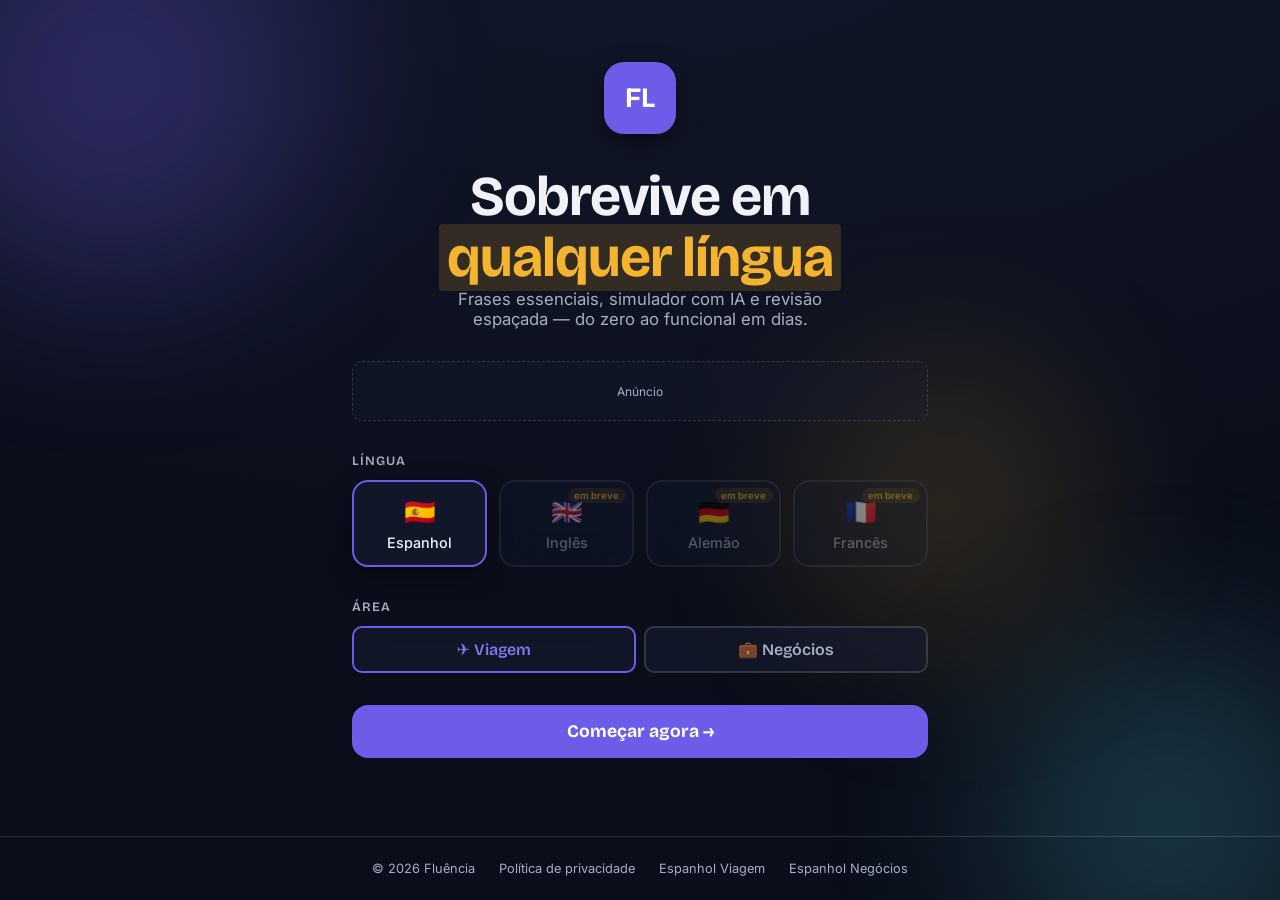
<file: index.html>
<!doctype html>
<html lang="pt-BR">
<head>
  <meta charset="utf-8" />
  <meta name="viewport" content="width=device-width, initial-scale=1, viewport-fit=cover" />
  <title>Fluência — Sobrevive em qualquer língua</title>
  <meta name="description" content="Aprende espanhol para viagem e negócios em módulos práticos. PWA offline, sem registo." />

  <!-- OG / Social -->
  <meta property="og:title" content="Fluência — Sobrevive em qualquer língua" />
  <meta property="og:description" content="Espanhol de sobrevivência para viagem e negócios. Grátis, offline, sem registo." />
  <meta property="og:type" content="website" />

  <!-- PWA -->
  <link rel="manifest" href="manifest.json" />
  <meta name="theme-color" content="#0A0E1A" />
  <link rel="apple-touch-icon" href="icons/icon-192.png" />

  <link rel="preconnect" href="https://fonts.googleapis.com" />
  <link rel="preconnect" href="https://fonts.gstatic.com" crossorigin />
  <link href="https://fonts.googleapis.com/css2?family=Bricolage+Grotesque:opsz,wght@12..96,500;12..96,700&family=Inter:wght@400;500;600&display=swap" rel="stylesheet" />

  <style>
    *, *::before, *::after { box-sizing: border-box; margin: 0; padding: 0; }

    :root {
      --bg-1: #0A0E1A; --bg-2: #12172A;
      --surface: rgba(24,30,50,.55); --surface-2: rgba(24,30,50,.35);
      --text: #F1F2F8; --text-muted: #A7ADC4; --border: rgba(255,255,255,.14);
      --brand: #6C5CE7; --brand-hover: #8477EE;
      --marker: #F4B430; --marker-soft: rgba(244,180,48,.16);
      --font-display: "Bricolage Grotesque", system-ui, sans-serif;
      --font-body: "Inter", system-ui, sans-serif;
      --r-md: 10px; --r-lg: 16px; --r-pill: 999px;
      --sh-md: 0 8px 24px rgba(0,0,0,.45);
      --blur: blur(20px) saturate(1.3);
      --t-base: 220ms; --ease: cubic-bezier(.22,1,.36,1);
    }

    body {
      font-family: var(--font-body);
      background: radial-gradient(ellipse 120% 80% at 50% -10%, var(--bg-2), var(--bg-1));
      color: var(--text);
      min-height: 100dvh; display: flex; flex-direction: column;
    }

    /* ---- glass orbs (decorativos) ---- */
    .glass-orb { position: fixed; border-radius: 50%; filter: blur(90px); pointer-events: none; z-index: -1; }
    .glass-orb--1 { width: 26rem; height: 26rem; top: -8rem; left: -6rem; background: var(--brand); opacity: .30; }
    .glass-orb--2 { width: 22rem; height: 22rem; bottom: -6rem; right: -4rem; background: #4FC1CE; opacity: .22; }
    .glass-orb--3 { width: 18rem; height: 18rem; top: 40%; right: 15%; background: var(--marker); opacity: .16; }

    /* ---- HERO ---- */
    .hero {
      flex: 1; display: flex; flex-direction: column; align-items: center;
      justify-content: center; padding: 2rem 1.5rem 3rem; text-align: center; gap: 2rem;
    }
    .logo {
      width: 4.5rem; height: 4.5rem; border-radius: 1.25rem;
      background: var(--brand); display: flex; align-items: center; justify-content: center;
      font-family: var(--font-display); font-size: 1.75rem; font-weight: 700; color: #fff;
      box-shadow: var(--sh-md);
    }
    .hero__title {
      font-family: var(--font-display); font-size: clamp(2rem, 6vw, 3.5rem);
      font-weight: 700; line-height: 1.1; letter-spacing: -.02em;
    }
    .hero__title mark {
      background: var(--marker-soft); color: var(--marker);
      border-radius: 4px; padding: 0 .15em;
    }
    .hero__sub { color: var(--text-muted); font-size: 1.05rem; max-width: 26rem; }

    /* ---- SELETOR DE LÍNGUA ---- */
    .lang-section { width: 100%; max-width: 36rem; }
    .lang-section h2 {
      font-family: var(--font-display); font-size: .8rem; font-weight: 600;
      text-transform: uppercase; letter-spacing: .08em; color: var(--text-muted);
      margin-bottom: .75rem; text-align: left;
    }
    .lang-grid {
      display: grid; grid-template-columns: repeat(2, 1fr); gap: .75rem;
    }
    @media (min-width: 480px) { .lang-grid { grid-template-columns: repeat(4, 1fr); } }
    .lang-card {
      display: flex; flex-direction: column; align-items: center; gap: .4rem;
      padding: .9rem .5rem; border-radius: var(--r-lg); border: 2px solid var(--border);
      background: var(--surface); backdrop-filter: var(--blur); cursor: pointer; font-family: var(--font-body);
      font-size: .9rem; font-weight: 500; color: var(--text-muted);
      transition: border-color var(--t-base) var(--ease), box-shadow var(--t-base) var(--ease);
      position: relative;
    }
    .lang-card .flag { font-size: 1.6rem; }
    .lang-card.is-active { border-color: var(--brand); color: var(--text); box-shadow: var(--sh-md); }
    .lang-card:disabled { opacity: .45; cursor: not-allowed; }
    .lang-card .badge {
      position: absolute; top: .4rem; right: .4rem;
      font-size: .6rem; font-weight: 600; padding: .1rem .4rem;
      background: var(--marker-soft); color: var(--marker); border-radius: var(--r-pill);
    }

    /* ---- SELETOR DE TRACK ---- */
    .track-section { width: 100%; max-width: 36rem; }
    .track-section h2 {
      font-family: var(--font-display); font-size: .8rem; font-weight: 600;
      text-transform: uppercase; letter-spacing: .08em; color: var(--text-muted);
      margin-bottom: .75rem; text-align: left;
    }
    .track-tabs { display: flex; gap: .5rem; }
    .track-btn {
      flex: 1; padding: .75rem 1rem; border-radius: var(--r-md);
      border: 2px solid var(--border); background: var(--surface); backdrop-filter: var(--blur);
      font-family: var(--font-display); font-size: 1rem; font-weight: 600; color: var(--text-muted);
      cursor: pointer; transition: border-color var(--t-base) var(--ease), color var(--t-base) var(--ease);
    }
    .track-btn.is-active { border-color: var(--brand); color: var(--brand-hover); }

    /* ---- CTA ---- */
    .cta-wrap { width: 100%; max-width: 36rem; }
    .btn-cta {
      display: block; width: 100%; padding: 1rem; border-radius: var(--r-lg);
      background: var(--brand); color: #fff; font-family: var(--font-display);
      font-size: 1.1rem; font-weight: 700; text-decoration: none; text-align: center;
      transition: background var(--t-base) var(--ease), transform var(--t-base) var(--ease);
    }
    .btn-cta:hover { background: var(--brand-hover); transform: translateY(-1px); }

    /* ---- FOOTER ---- */
    footer {
      padding: 1.5rem; text-align: center; font-size: .8rem; color: var(--text-muted);
      border-top: 1px solid var(--border); display: flex; justify-content: center;
      align-items: center; gap: 1.5rem; flex-wrap: wrap;
    }
    footer a { color: inherit; text-decoration: none; }
    footer a:hover { color: var(--brand-hover); }

    /* ---- AdSense placeholder (substituir pelo snippet real) ---- */
    .ad-slot {
      width: 100%; max-width: 36rem; min-height: 60px;
      border: 1px dashed var(--border); border-radius: var(--r-md);
      display: flex; align-items: center; justify-content: center;
      color: var(--text-muted); font-size: .75rem; background: var(--surface-2);
    }

    @media (prefers-reduced-motion: reduce) {
      *, *::before, *::after { transition-duration: 1ms !important; }
    }
  </style>
</head>
<body>
  <div class="glass-orb glass-orb--1" aria-hidden="true"></div>
  <div class="glass-orb glass-orb--2" aria-hidden="true"></div>
  <div class="glass-orb glass-orb--3" aria-hidden="true"></div>

  <main class="hero">
    <div class="logo" aria-hidden="true">FL</div>

    <div>
      <h1 class="hero__title">Sobrevive em<br><mark>qualquer língua</mark></h1>
      <p class="hero__sub">Frases essenciais, simulador com IA e revisão espaçada — do zero ao funcional em dias.</p>
    </div>

    <!-- AdSense slot topo (substituir pelo código real após aprovação) -->
    <div class="ad-slot" aria-hidden="true">Anúncio</div>

    <section class="lang-section" aria-labelledby="lang-title">
      <h2 id="lang-title">Língua</h2>
      <div class="lang-grid" role="group" aria-labelledby="lang-title">
        <button class="lang-card is-active" data-lang="es" aria-pressed="true">
          <span class="flag" aria-hidden="true">🇪🇸</span>Espanhol
        </button>
        <button class="lang-card" data-lang="en" disabled aria-pressed="false" aria-disabled="true">
          <span class="flag" aria-hidden="true">🇬🇧</span>Inglês
          <span class="badge" aria-hidden="true">em breve</span>
        </button>
        <button class="lang-card" data-lang="de" disabled aria-pressed="false" aria-disabled="true">
          <span class="flag" aria-hidden="true">🇩🇪</span>Alemão
          <span class="badge" aria-hidden="true">em breve</span>
        </button>
        <button class="lang-card" data-lang="fr" disabled aria-pressed="false" aria-disabled="true">
          <span class="flag" aria-hidden="true">🇫🇷</span>Francês
          <span class="badge" aria-hidden="true">em breve</span>
        </button>
      </div>
    </section>

    <section class="track-section" aria-labelledby="track-title">
      <h2 id="track-title">Área</h2>
      <div class="track-tabs" role="group" aria-labelledby="track-title">
        <button class="track-btn is-active" data-track="viagem" aria-pressed="true">✈️ Viagem</button>
        <button class="track-btn" data-track="negocios" aria-pressed="false">💼 Negócios</button>
      </div>
    </section>

    <div class="cta-wrap">
      <a id="btn-start" class="btn-cta" href="app.html?lang=es&track=viagem">Começar agora →</a>
    </div>
  </main>

  <footer role="contentinfo">
    <span>© 2026 Fluência</span>
    <a href="privacy.html">Política de privacidade</a>
    <a href="app.html?lang=es&track=viagem">Espanhol Viagem</a>
    <a href="app.html?lang=es&track=negocios">Espanhol Negócios</a>
  </footer>

  <script>
    // Seletor de língua
    let lang = 'es', track = 'viagem';

    document.querySelectorAll('[data-lang]').forEach(btn => {
      if (btn.disabled) return;
      btn.addEventListener('click', () => {
        document.querySelectorAll('[data-lang]').forEach(b => {
          b.classList.remove('is-active'); b.setAttribute('aria-pressed', 'false');
        });
        btn.classList.add('is-active'); btn.setAttribute('aria-pressed', 'true');
        lang = btn.dataset.lang;
        actualizarCTA();
      });
    });

    // Seletor de track
    document.querySelectorAll('[data-track]').forEach(btn => {
      btn.addEventListener('click', () => {
        document.querySelectorAll('[data-track]').forEach(b => {
          b.classList.remove('is-active'); b.setAttribute('aria-pressed', 'false');
        });
        btn.classList.add('is-active'); btn.setAttribute('aria-pressed', 'true');
        track = btn.dataset.track;
        actualizarCTA();
      });
    });

    function actualizarCTA() {
      const a = document.getElementById('btn-start');
      a.href = `app.html?lang=${lang}&track=${track}`;
    }
  </script>
</body>
</html>
</file>
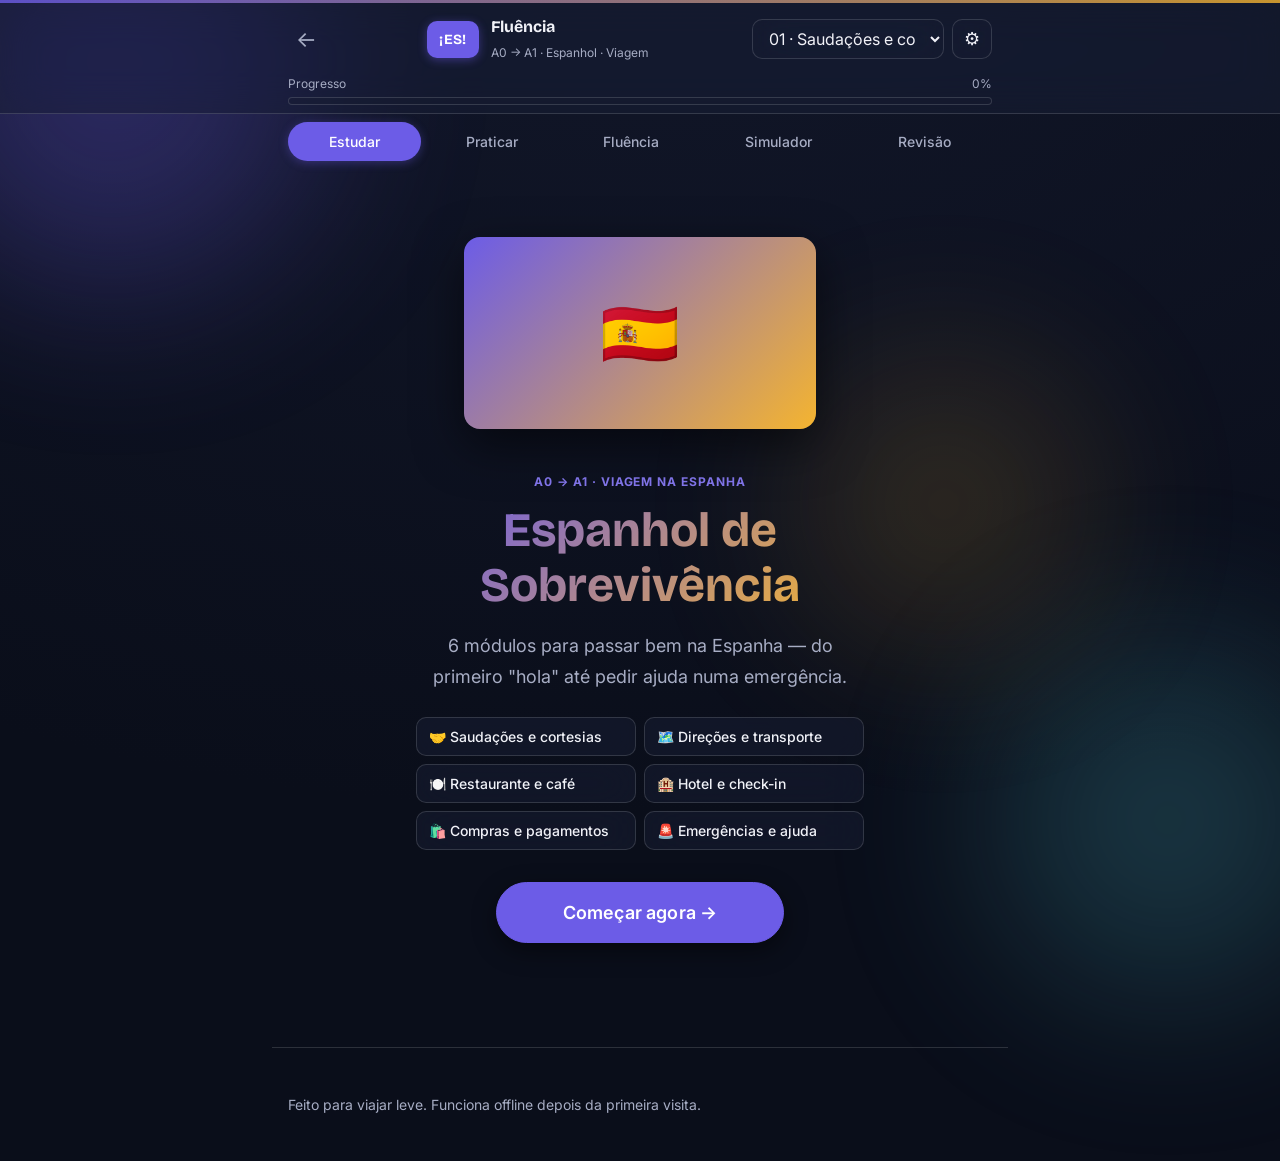
<file: app.html>
<!doctype html>
<html lang="pt-BR">
<head>
  <meta charset="utf-8" />
  <meta name="viewport" content="width=device-width, initial-scale=1, viewport-fit=cover" />
  <title>Espanhol de Sobrevivência — A0 → A1 para a Espanha</title>
  <meta name="description" content="PWA para aprender o espanhol essencial de viagem: frases-chave, flashcards, ditado, lacunas e simulador de conversa." />

  <!-- PWA -->
  <link rel="manifest" href="manifest.json" />
  <meta name="theme-color" content="#0A0E1A" />
  <link rel="apple-touch-icon" href="icons/icon-192.png" />

  <!-- Fontes (com fallback de sistema nos tokens para funcionar antes do cache) -->
  <link rel="preconnect" href="https://fonts.googleapis.com" />
  <link rel="preconnect" href="https://fonts.gstatic.com" crossorigin />
  <link href="https://fonts.googleapis.com/css2?family=Bricolage+Grotesque:opsz,wght@12..96,500;12..96,700&family=Inter:wght@400;500;600&family=Space+Mono:wght@400;700&display=swap" rel="stylesheet" />

  <link rel="stylesheet" href="styles.css" />
</head>
<body>
  <div class="glass-orb glass-orb--1" aria-hidden="true"></div>
  <div class="glass-orb glass-orb--2" aria-hidden="true"></div>
  <div class="glass-orb glass-orb--3" aria-hidden="true"></div>

  <a class="skip-link" href="#principal">Ir ao conteúdo</a>

  <!-- Wrapper sticky do site — topbar + tabs como irmãos evita conflito de stacking context no mobile -->
  <div class="siteheader">
    <header class="topbar" role="banner">
      <div class="topbar__inner">
        <a class="home-back" href="index.html" aria-label="Voltar à página inicial">←</a>
        <a class="brand" href="#/estudar" aria-label="Início — Espanhol de Sobrevivência">
          <span class="brand__mark" aria-hidden="true">¡ES!</span>
          <span class="brand__text">
            <b>Fluência</b>
            <small id="brand-sub">A0 → A1 · Espanhol</small>
          </span>
        </a>

        <div class="topbar__tools">
          <label class="field-inline">
            <span class="sr-only">Módulo atual</span>
            <select id="seletor-modulo" class="select" aria-label="Escolher módulo"></select>
          </label>
          <button id="btn-config" class="icon-btn" type="button" aria-label="Configurar API Anthropic" title="Configurar API Anthropic">
            <span class="icon-btn__glyph" aria-hidden="true">⚙</span>
          </button>
        </div>
      </div>

      <!-- Barra de progresso por módulos -->
      <div class="progress" aria-hidden="false">
        <div class="progress__meta">
          <span id="progress-label" class="progress__label">Progresso</span>
          <span id="progress-value" class="progress__value">0%</span>
        </div>
        <div class="progress__track" role="progressbar" aria-labelledby="progress-label" aria-valuemin="0" aria-valuemax="100" aria-valuenow="0" id="progress-bar">
          <div class="progress__fill" id="progress-fill"></div>
        </div>
      </div>
    </header>

    <!-- Abas fora do header: evita que position:fixed colida com backdrop-filter/sticky do pai -->
    <nav class="tabs" aria-label="Seções da lição">
      <a class="tab" href="#/estudar"   data-rota="estudar"   data-icon="📖" role="tab" aria-selected="true">Estudar</a>
      <a class="tab" href="#/praticar"  data-rota="praticar"  data-icon="✏️" role="tab" aria-selected="false">Praticar</a>
      <a class="tab" href="#/fluencia"  data-rota="fluencia"  data-icon="🎤" role="tab" aria-selected="false">Fluência</a>
      <a class="tab" href="#/simulador" data-rota="simulador" data-icon="💬" role="tab" aria-selected="false">Simulador</a>
      <a class="tab" href="#/revisao"   data-rota="revisao"   data-icon="🔁" role="tab" aria-selected="false">Revisão</a>
    </nav>
  </div>

  <!-- Conteúdo trocado pelo roteador -->
  <main id="principal" class="page" tabindex="-1">
    <section id="view" class="view" aria-live="polite"></section>
  </main>

  <footer class="footer" role="contentinfo">
    <p>Feito para viajar leve. Funciona offline depois da primeira visita.</p>
  </footer>

  <!-- Região de anúncios para leitores de tela (feedback de exercícios) -->
  <p id="live" class="sr-only" aria-live="assertive"></p>

  <!-- Toaster de revisão (4h / 24h) -->
  <div id="toaster" class="toaster" role="status" aria-live="polite" hidden></div>

  <!-- Modelos de conteúdo reutilizados pelo JS -->
  <template id="tpl-frase">
    <article class="frase">
      <div class="frase__es">
        <mark class="frase__mark" data-es></mark>
        <button class="speak" type="button" data-speak aria-label="Ouvir em espanhol">
          <span aria-hidden="true">🔊</span>
        </button>
      </div>
      <p class="frase__pron" data-pron></p>
      <p class="frase__pt" data-pt></p>
      <details class="frase__var">
        <summary>2 variações naturais</summary>
        <ul data-var></ul>
      </details>
    </article>
  </template>

  <!-- Dialog de configuração da chave API -->
  <dialog id="dlg-config" class="config-dlg" aria-labelledby="dlg-config-title">
    <form method="dialog" class="config-dlg__form">
      <h2 id="dlg-config-title" class="config-dlg__title">⚙ API Anthropic</h2>
      <p class="config-dlg__desc">
        O simulador usa IA via Fluência — gratuito para todos.<br>
        Podes adicionar a tua chave pessoal Anthropic como fallback extra.
      </p>
      <label for="inp-key" class="config-dlg__label">Chave API (sk-ant-…)</label>
      <input id="inp-key" class="input" type="password" placeholder="sk-ant-api03-..." autocomplete="off" />
      <p id="config-status" class="config-dlg__status" hidden></p>
      <div class="btn-row">
        <button class="btn" type="submit">Guardar</button>
        <button class="btn btn--ghost" type="button" id="btn-config-clear">Remover chave</button>
        <button class="btn btn--ghost" type="button" id="btn-config-close">Fechar</button>
      </div>
    </form>
  </dialog>

  <script src="prompts.js"></script>
  <script src="app.js"></script>
</body>
</html>
</file>
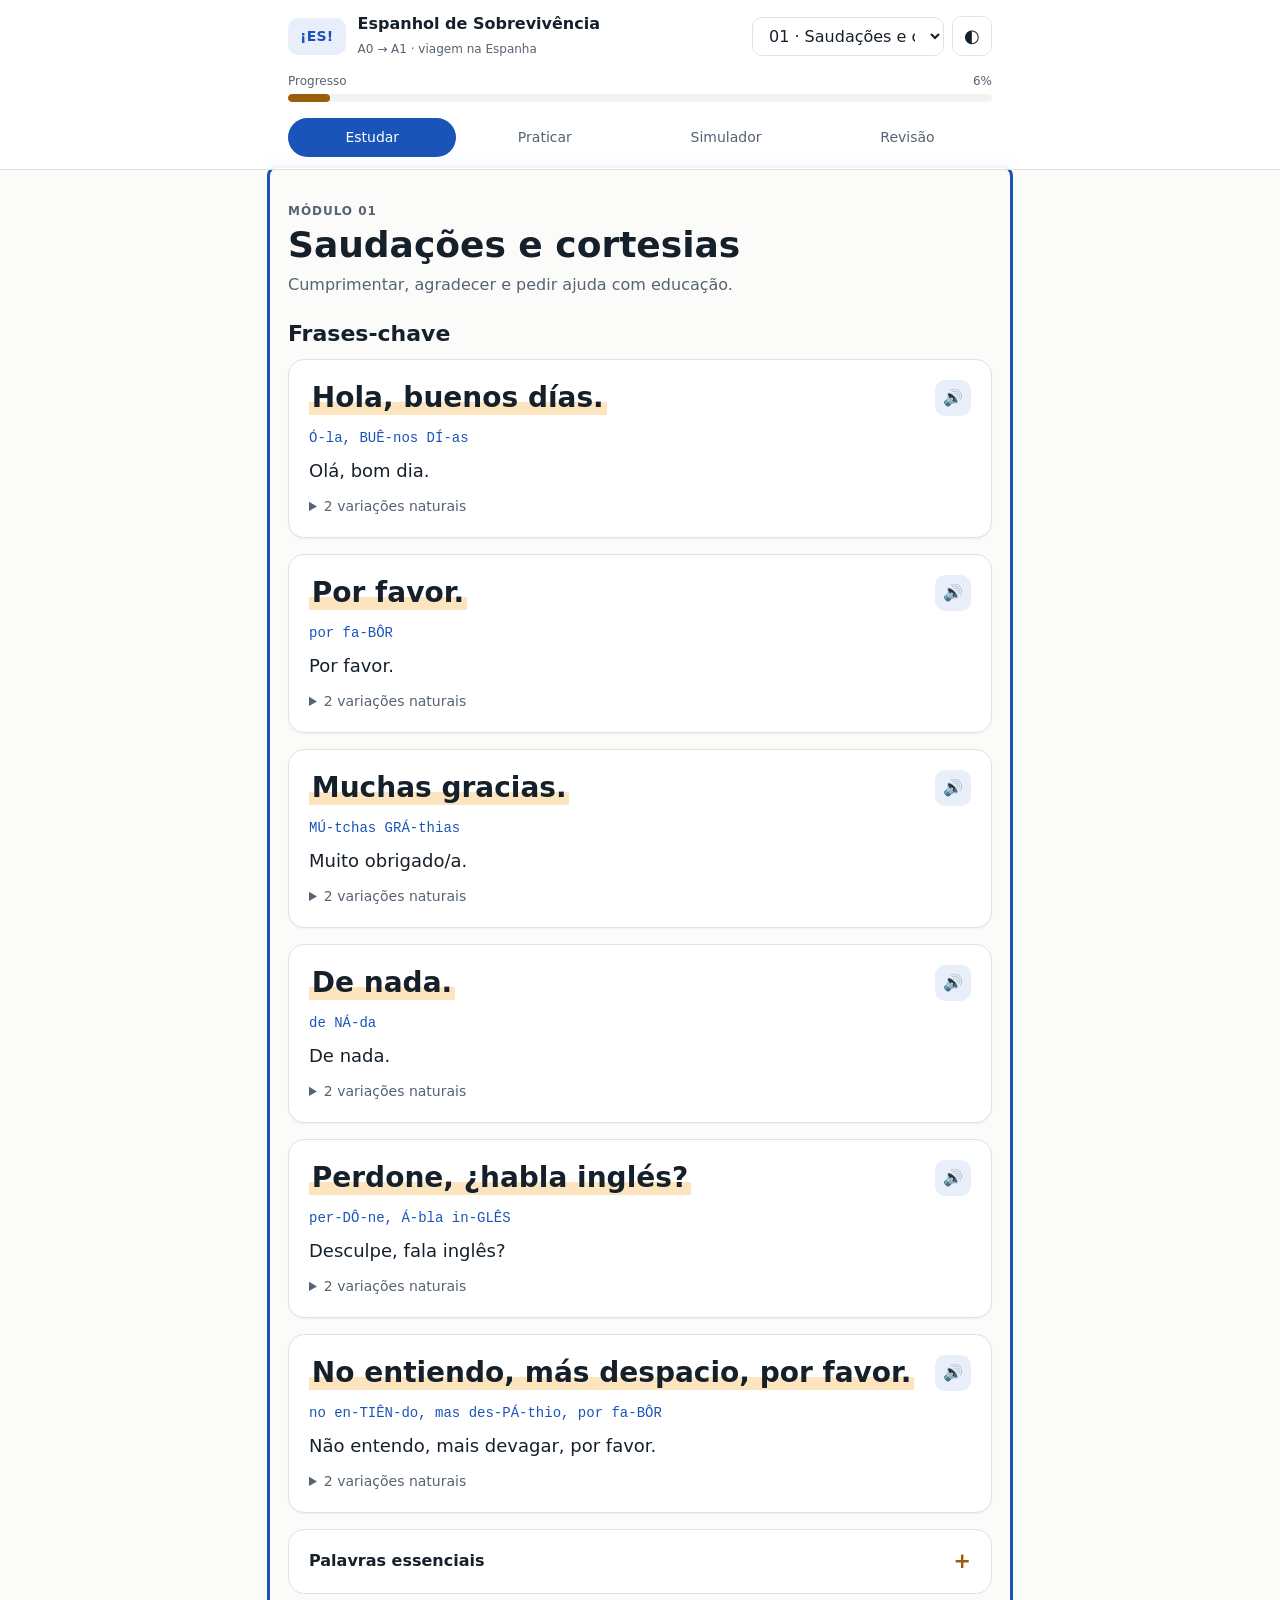
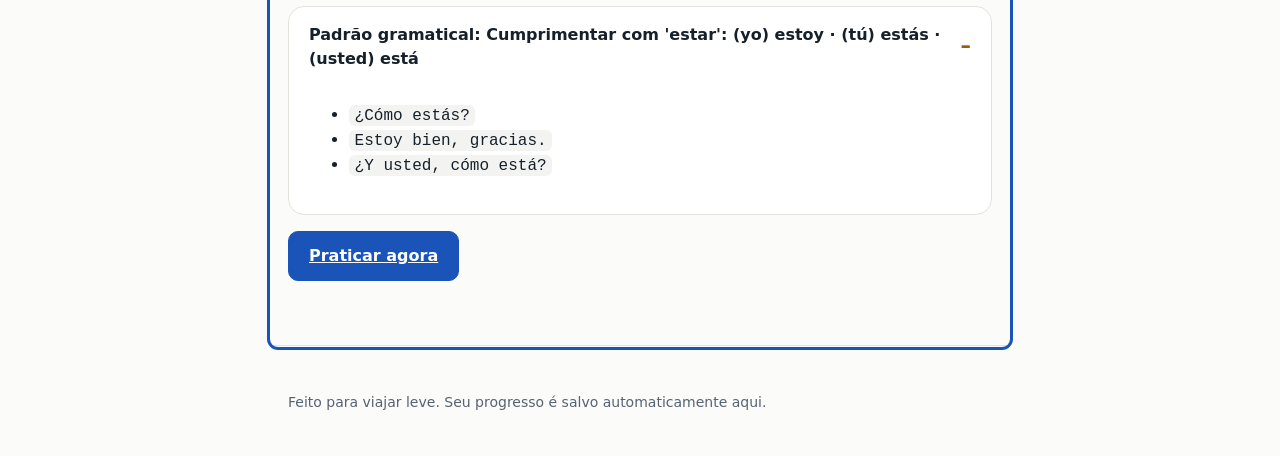
<file: index-artifact.html>
<!doctype html>
<html lang="pt-BR" data-tema="light">
<head>
<meta charset="utf-8" />
<meta name="viewport" content="width=device-width, initial-scale=1, viewport-fit=cover" />
<title>Espanhol de Sobrevivência</title>
<style>
/* =========================================================================
   Espanhol de Sobrevivência · styles.css
   Tokens -> CSS custom properties. Light por padrão, dark em [data-tema].
   ========================================================================= */

:root {
  /* Cor — light */
  --bg: #FBFBFA;
  --surface: #FFFFFF;
  --surface-2: #F3F4F2;
  --text: #16202B;
  --text-muted: #566372;
  --border: #E4E2DC;
  --brand: #1B54B8;
  --brand-hover: #133F8C;
  --brand-soft: #E8EFFB;
  --marker: #F2A413;
  --marker-soft: #FCE5BE;
  --success: #1B7F52;
  --success-bg: #E4F3EA;
  --error: #C0362C;
  --error-bg: #FBEAE8;
  --focus: #1B54B8;

  --accent-saudacoes: #9C5D0A;                --accent-saudacoes-soft: var(--marker-soft);
  --accent-direcoes: #0E6E90;                 --accent-direcoes-soft: #DCEEF3;
  --accent-restaurante: #C1440E;              --accent-restaurante-soft: #F7E1D6;
  --accent-hotel: #6B5CA5;                    --accent-hotel-soft: #E8E4F3;
  --accent-compras: #A31545;                  --accent-compras-soft: #F5DDE5;
  --accent-emergencias: var(--error);         --accent-emergencias-soft: var(--error-bg);
  --accent: var(--brand);                     --accent-soft: var(--brand-soft);

  /* Tipografia */
  --font-display: "Bricolage Grotesque", "Space Grotesk", system-ui, sans-serif;
  --font-body: "Inter", system-ui, -apple-system, "Segoe UI", Roboto, sans-serif;
  --font-mono: "Space Mono", "JetBrains Mono", ui-monospace, monospace;
  --fs-xs: .75rem; --fs-sm: .875rem; --fs-base: 1rem; --fs-md: 1.125rem;
  --fs-lg: 1.375rem; --fs-xl: 1.75rem; --fs-2xl: 2.25rem;
  --lh-tight: 1.15; --lh-normal: 1.5; --lh-loose: 1.7;

  /* Espaçamento (base 4) */
  --s1: .25rem; --s2: .5rem; --s3: .75rem; --s4: 1rem; --s5: 1.25rem;
  --s6: 1.5rem; --s8: 2rem; --s10: 2.5rem; --s12: 3rem; --s16: 4rem;

  /* Raio, sombra, z, movimento */
  --r-sm: 6px; --r-md: 10px; --r-lg: 16px; --r-pill: 999px;
  --sh-sm: 0 1px 2px rgba(16,32,43,.06);
  --sh-md: 0 4px 14px rgba(16,32,43,.08);
  --sh-lg: 0 12px 32px rgba(16,32,43,.16);
  --z-sticky: 200; --z-toast: 900; --z-modal: 1000;
  --t-fast: 120ms; --t-base: 220ms; --ease: cubic-bezier(.22,1,.36,1);

  --wrap: 46rem;      /* largura de leitura */
}

[data-tema="dark"] {
  --bg: #0E141B;
  --surface: #161F29;
  --surface-2: #1E2A36;
  --text: #EDEFF2;
  --text-muted: #9AA7B4;
  --border: #24303C;
  --brand: #7FA8FF;
  --brand-hover: #A7C2FF;
  --brand-soft: #1B2C48;
  --marker: #F4B430;
  --marker-soft: #3A2E12;
  --success: #4FD08A;
  --success-bg: #14291F;
  --error: #FF6B5E;
  --error-bg: #2E1613;
  --focus: #7FA8FF;

  --accent-saudacoes: var(--marker);          --accent-saudacoes-soft: var(--marker-soft);
  --accent-direcoes: #4FC1CE;                 --accent-direcoes-soft: #123138;
  --accent-restaurante: #E8794B;              --accent-restaurante-soft: #3A2013;
  --accent-hotel: #A79BD9;                    --accent-hotel-soft: #241C3B;
  --accent-compras: #E85D8A;                  --accent-compras-soft: #3A1420;
  --accent-emergencias: var(--error);         --accent-emergencias-soft: var(--error-bg);
  --accent: var(--brand);                     --accent-soft: var(--brand-soft);
}

[data-modulo="saudacoes"]   { --accent: var(--accent-saudacoes);   --accent-soft: var(--accent-saudacoes-soft); }
[data-modulo="direcoes"]    { --accent: var(--accent-direcoes);    --accent-soft: var(--accent-direcoes-soft); }
[data-modulo="restaurante"] { --accent: var(--accent-restaurante); --accent-soft: var(--accent-restaurante-soft); }
[data-modulo="hotel"]       { --accent: var(--accent-hotel);       --accent-soft: var(--accent-hotel-soft); }
[data-modulo="compras"]     { --accent: var(--accent-compras);     --accent-soft: var(--accent-compras-soft); }
[data-modulo="emergencias"] { --accent: var(--accent-emergencias); --accent-soft: var(--accent-emergencias-soft); }

/* ---------- base ---------- */
*, *::before, *::after { box-sizing: border-box; }
html { -webkit-text-size-adjust: 100%; }
body {
  margin: 0;
  background: var(--bg);
  color: var(--text);
  font-family: var(--font-body);
  font-size: var(--fs-base);
  line-height: var(--lh-normal);
  -webkit-font-smoothing: antialiased;
}
h1, h2, h3 { font-family: var(--font-display); line-height: var(--lh-tight); margin: 0; }
a { color: var(--brand); }
:focus-visible {
  outline: 3px solid var(--focus);
  outline-offset: 2px;
  border-radius: var(--r-sm);
}
.sr-only {
  position: absolute; width: 1px; height: 1px; padding: 0; margin: -1px;
  overflow: hidden; clip: rect(0 0 0 0); white-space: nowrap; border: 0;
}
.skip-link {
  position: absolute; left: var(--s3); top: -3rem; z-index: var(--z-modal);
  background: var(--brand); color: #fff; padding: var(--s2) var(--s4);
  border-radius: var(--r-md); text-decoration: none; transition: top var(--t-fast);
}
.skip-link:focus { top: var(--s3); }

/* ---------- topbar ---------- */
.topbar {
  position: sticky; top: 0; z-index: var(--z-sticky);
  background: color-mix(in srgb, var(--surface) 88%, transparent);
  backdrop-filter: saturate(1.4) blur(8px);
  border-bottom: 1px solid var(--border);
}
.topbar__inner {
  max-width: var(--wrap); margin: 0 auto;
  display: flex; align-items: center; justify-content: space-between; gap: var(--s4);
  padding: var(--s3) var(--s4);
}
.brand { display: flex; align-items: center; gap: var(--s3); text-decoration: none; color: var(--text); }
.brand__mark {
  font-family: var(--font-display); font-weight: 700; font-size: var(--fs-sm);
  color: var(--brand); background: var(--brand-soft);
  padding: var(--s2) var(--s3); border-radius: var(--r-md); letter-spacing: .02em;
}
.brand__text b { display: block; font-family: var(--font-display); font-size: var(--fs-base); }
.brand__text small { color: var(--text-muted); font-size: var(--fs-xs); }
.topbar__tools { display: flex; align-items: center; gap: var(--s2); }

.select {
  font: inherit; color: var(--text); background: var(--surface);
  border: 1px solid var(--border); border-radius: var(--r-md);
  padding: var(--s2) var(--s3); max-width: 12rem;
}
.icon-btn {
  display: grid; place-items: center; width: 2.5rem; height: 2.5rem;
  background: var(--surface); border: 1px solid var(--border);
  border-radius: var(--r-md); color: var(--text); cursor: pointer;
  transition: background var(--t-fast);
}
.icon-btn:hover { background: var(--surface-2); }
.icon-btn__glyph { font-size: 1.1rem; }

/* ---------- progresso ---------- */
.progress { max-width: var(--wrap); margin: 0 auto; padding: 0 var(--s4) var(--s2); }
.progress__meta { display: flex; justify-content: space-between; font-size: var(--fs-xs); color: var(--text-muted); margin-bottom: var(--s1); }
.progress__track { height: 8px; background: var(--surface-2); border-radius: var(--r-pill); overflow: hidden; }
.progress__fill { height: 100%; width: 0%; background: var(--accent); border-radius: var(--r-pill); transition: width var(--t-base) var(--ease), background var(--t-base) var(--ease); }

/* ---------- abas ---------- */
.tabs {
  max-width: var(--wrap); margin: 0 auto; display: flex; gap: var(--s1);
  padding: var(--s2) var(--s4) var(--s3); overflow-x: auto;
}
.tab {
  flex: 1 0 auto; text-align: center; text-decoration: none; white-space: nowrap;
  color: var(--text-muted); font-weight: 500; font-size: var(--fs-sm);
  padding: var(--s2) var(--s4); border-radius: var(--r-pill);
  border: 1px solid transparent; transition: background var(--t-fast), color var(--t-fast);
}
.tab:hover { background: var(--surface-2); color: var(--text); }
.tab[aria-selected="true"] { background: var(--brand); color: #fff; }
[data-tema="dark"] .tab[aria-selected="true"] { color: #0E141B; }

/* ---------- página ---------- */
.page { max-width: var(--wrap); margin: 0 auto; padding: var(--s6) var(--s4) var(--s16); }
.view:focus { outline: none; }
.view-head { margin-bottom: var(--s6); }
.eyebrow { font-size: var(--fs-xs); letter-spacing: .08em; text-transform: uppercase; color: var(--accent); font-weight: 600; transition: color var(--t-base) var(--ease); }
.view-head h1 { font-size: var(--fs-2xl); margin-top: var(--s1); }
.view-head p { color: var(--text-muted); margin: var(--s2) 0 0; }

/* ---------- frase-clave (elemento-assinatura) ---------- */
.frase {
  background: var(--surface); border: 1px solid var(--border);
  border-radius: var(--r-lg); padding: var(--s5); box-shadow: var(--sh-sm);
  margin-bottom: var(--s4);
}
.frase__es { display: flex; align-items: flex-start; justify-content: space-between; gap: var(--s3); }
.frase__mark {
  font-family: var(--font-display); font-weight: 700; font-size: var(--fs-xl);
  color: var(--text); background: transparent; line-height: 1.25;
  /* swipe de marca-texto açafrão: assinatura visual */
  background-image: linear-gradient(transparent 62%, var(--marker-soft) 62%);
  padding: 0 .1em;
}
.frase__pron { font-family: var(--font-mono); font-size: var(--fs-sm); color: var(--brand); margin: var(--s3) 0 0; }
.frase__pt { font-size: var(--fs-md); margin: var(--s2) 0 0; }
.frase__var { margin-top: var(--s3); }
.frase__var summary { cursor: pointer; color: var(--text-muted); font-size: var(--fs-sm); }
.frase__var ul { margin: var(--s2) 0 0; padding-left: var(--s5); color: var(--text); }
.frase__var li { margin: var(--s1) 0; }

.speak {
  flex: 0 0 auto; background: var(--brand-soft); color: var(--brand);
  border: none; border-radius: var(--r-md); width: 2.25rem; height: 2.25rem;
  cursor: pointer; font-size: 1rem;
}
.speak:hover { background: color-mix(in srgb, var(--brand-soft) 70%, var(--brand) 15%); }

/* ---------- listas de palavras ---------- */
.chips { display: flex; flex-wrap: wrap; gap: var(--s2); margin: var(--s3) 0 0; padding: 0; list-style: none; }
.chip {
  background: var(--surface-2); border: 1px solid var(--border);
  border-radius: var(--r-pill); padding: var(--s1) var(--s3); font-size: var(--fs-sm);
}

/* ---------- acordeão ---------- */
.acc { border: 1px solid var(--border); border-radius: var(--r-lg); background: var(--surface); overflow: hidden; margin-bottom: var(--s3); }
.acc > summary {
  cursor: pointer; padding: var(--s4) var(--s5); font-weight: 600; font-family: var(--font-display);
  list-style: none; display: flex; justify-content: space-between; align-items: center;
}
.acc > summary::-webkit-details-marker { display: none; }
.acc > summary::after { content: "+"; color: var(--accent); font-size: 1.3rem; transition: color var(--t-base) var(--ease); }
.acc[open] > summary::after { content: "–"; }
.acc__body { padding: 0 var(--s5) var(--s5); }
.acc__body code { font-family: var(--font-mono); background: var(--surface-2); padding: .1em .35em; border-radius: var(--r-sm); }

/* ---------- botões ---------- */
.btn {
  font: inherit; font-weight: 600; cursor: pointer;
  background: var(--brand); color: #fff; border: 1px solid var(--brand);
  border-radius: var(--r-md); padding: var(--s3) var(--s5);
  transition: background var(--t-fast), transform var(--t-fast);
}
[data-tema="dark"] .btn { color: #0E141B; }
.btn:hover { background: var(--brand-hover); border-color: var(--brand-hover); }
.btn:active { transform: translateY(1px); }
.btn--ghost { background: transparent; color: var(--brand); }
[data-tema="dark"] .btn--ghost { color: var(--brand); }
.btn--ghost:hover { background: var(--brand-soft); }
.btn:disabled, .btn[aria-disabled="true"] { opacity: .5; cursor: not-allowed; }
.btn-row { display: flex; flex-wrap: wrap; gap: var(--s3); margin-top: var(--s4); }

/* ---------- campos ---------- */
.input {
  font: inherit; color: var(--text); background: var(--surface);
  border: 1px solid var(--border); border-radius: var(--r-md);
  padding: var(--s3) var(--s4); width: 100%;
}
.input:focus-visible { border-color: var(--brand); }
.input.is-error { border-color: var(--error); background: var(--error-bg); }

/* ---------- flashcard ---------- */
.flash {
  perspective: 1200px; margin: 0 auto var(--s5); max-width: 34rem;
}
.flash__card {
  position: relative; width: 100%; min-height: 12rem; cursor: pointer;
  transform-style: preserve-3d; transition: transform var(--t-base) var(--ease);
}
.flash__card.is-flipped { transform: rotateY(180deg); }
.flash__face {
  position: absolute; inset: 0; backface-visibility: hidden;
  display: grid; place-items: center; text-align: center; padding: var(--s6);
  background: var(--surface); border: 1px solid var(--border);
  border-radius: var(--r-lg); box-shadow: var(--sh-md);
}
.flash__face small { display: block; font-size: var(--fs-xs); text-transform: uppercase; letter-spacing: .08em; color: var(--text-muted); margin-bottom: var(--s2); }
.flash__face p { font-family: var(--font-display); font-size: var(--fs-xl); margin: 0; }
.flash__back { transform: rotateY(180deg); }
.flash__back p { color: var(--brand); }
.flash__hint { text-align: center; color: var(--text-muted); font-size: var(--fs-xs); margin-top: var(--s2); }

/* ---------- feedback (ditado / lacunas) ---------- */
.feedback { margin-top: var(--s3); padding: var(--s3) var(--s4); border-radius: var(--r-md); font-size: var(--fs-sm); }
.feedback.is-correct { background: var(--success-bg); color: var(--success); }
.feedback.is-error { background: var(--error-bg); color: var(--error); }
.feedback b { font-weight: 700; }

/* ---------- role-play ---------- */
.chat { display: flex; flex-direction: column; gap: var(--s3); margin: var(--s4) 0; }
.msg { max-width: 85%; padding: var(--s3) var(--s4); border-radius: var(--r-lg); }
.msg--sys { align-self: flex-start; background: var(--surface-2); }
.msg--user { align-self: flex-end; background: var(--brand-soft); color: var(--text); }
.msg--eval { align-self: stretch; background: var(--surface); border: 1px dashed var(--border); font-size: var(--fs-sm); }
.msg--eval .rewrite { font-family: var(--font-display); }
.msg--eval .tip { color: var(--brand); font-family: var(--font-mono); font-size: var(--fs-xs); }

/* ---------- estados globais ---------- */
.is-loading { position: relative; color: transparent !important; pointer-events: none; }
.is-loading::after {
  content: ""; position: absolute; inset: 0; margin: auto;
  width: 1.2rem; height: 1.2rem; border-radius: 50%;
  border: 2px solid var(--border); border-top-color: var(--brand);
  animation: spin .7s linear infinite;
}
@keyframes spin { to { transform: rotate(360deg); } }

/* ---------- toaster de revisão ---------- */
.toaster {
  position: fixed; left: 50%; bottom: var(--s6); transform: translateX(-50%);
  z-index: var(--z-toast); max-width: min(28rem, 92vw);
  background: var(--surface); color: var(--text);
  border: 1px solid var(--border); border-left: 4px solid var(--marker);
  border-radius: var(--r-lg); box-shadow: var(--sh-lg); padding: var(--s4) var(--s5);
}
.toaster h3 { font-size: var(--fs-base); margin-bottom: var(--s1); }
.toaster ul { margin: var(--s2) 0 0; padding-left: var(--s5); font-size: var(--fs-sm); color: var(--text-muted); }
.toaster__actions { display: flex; gap: var(--s2); margin-top: var(--s3); }

/* ---------- rodapé ---------- */
.footer { max-width: var(--wrap); margin: 0 auto; padding: var(--s8) var(--s4); color: var(--text-muted); font-size: var(--fs-sm); border-top: 1px solid var(--border); }

/* ---------- responsivo ---------- */
@media (max-width: 34rem) {
  .brand__text small { display: none; }
  .view-head h1 { font-size: var(--fs-xl); }
  .msg { max-width: 92%; }
}

/* ---------- movimento reduzido ---------- */
@media (prefers-reduced-motion: reduce) {
  *, *::before, *::after { transition-duration: 1ms !important; animation-duration: 1ms !important; }
  .flash__card { transition: none; }
}

</style>
</head>
<body>
  <a class="skip-link" href="#principal">Ir ao conteúdo</a>

  <header class="topbar" role="banner">
    <div class="topbar__inner">
      <a class="brand" href="#/estudar" aria-label="Início — Espanhol de Sobrevivência">
        <span class="brand__mark" aria-hidden="true">¡ES!</span>
        <span class="brand__text">
          <b>Espanhol de Sobrevivência</b>
          <small>A0 → A1 · viagem na Espanha</small>
        </span>
      </a>
      <div class="topbar__tools">
        <label class="field-inline">
          <span class="sr-only">Módulo atual</span>
          <select id="seletor-modulo" class="select" aria-label="Escolher módulo"></select>
        </label>
        <button id="btn-tema" class="icon-btn" type="button" aria-pressed="false" aria-label="Alternar tema claro e escuro">
          <span class="icon-btn__glyph" aria-hidden="true">◐</span>
        </button>
      </div>
    </div>

    <div class="progress">
      <div class="progress__meta">
        <span id="progress-label" class="progress__label">Progresso</span>
        <span id="progress-value" class="progress__value">0%</span>
      </div>
      <div class="progress__track" role="progressbar" aria-labelledby="progress-label" aria-valuemin="0" aria-valuemax="100" aria-valuenow="0" id="progress-bar">
        <div class="progress__fill" id="progress-fill"></div>
      </div>
    </div>

    <nav class="tabs" aria-label="Seções da lição">
      <a class="tab" href="#/estudar" data-rota="estudar" role="tab" aria-selected="true">Estudar</a>
      <a class="tab" href="#/praticar" data-rota="praticar" role="tab" aria-selected="false">Praticar</a>
      <a class="tab" href="#/simulador" data-rota="simulador" role="tab" aria-selected="false">Simulador</a>
      <a class="tab" href="#/revisao" data-rota="revisao" role="tab" aria-selected="false">Revisão</a>
    </nav>
  </header>

  <main id="principal" class="page" tabindex="-1">
    <section id="view" class="view" aria-live="polite"></section>
  </main>

  <footer class="footer" role="contentinfo">
    <p>Feito para viajar leve. Seu progresso é salvo automaticamente aqui.</p>
  </footer>

  <p id="live" class="sr-only" aria-live="assertive"></p>
  <div id="toaster" class="toaster" role="status" aria-live="polite" hidden></div>

  <template id="tpl-frase">
    <article class="frase">
      <div class="frase__es">
        <mark class="frase__mark" data-es></mark>
        <button class="speak" type="button" data-speak aria-label="Ouvir em espanhol">
          <span aria-hidden="true">🔊</span>
        </button>
      </div>
      <p class="frase__pron" data-pron></p>
      <p class="frase__pt" data-pt></p>
      <details class="frase__var">
        <summary>2 variações naturais</summary>
        <ul data-var></ul>
      </details>
    </article>
  </template>

<script>
/* ===== Conteúdo embutido (6 módulos, sem fetch) ===== */
const CONTEUDO = {
  "meta": {
    "titulo": "Espanhol de Sobrevivência",
    "nivel": "A0 → A1 funcional (viagem, Espanha)",
    "pronuncia_legenda": "Castelhano da Espanha. VOGAL MAIÚSCULA = sílaba tônica. 'th' = z/c(e,i) como no inglês 'think'. 'rr' áspero = j / g(e,i). 'y' = ll/y.",
    "ordem": [
      "saudacoes",
      "direcoes",
      "restaurante",
      "hotel",
      "compras",
      "emergencias"
    ]
  },
  "modulos": [
    {
      "id": "saudacoes",
      "modulo": "Saudações e cortesias",
      "objetivo": "Cumprimentar, agradecer e pedir ajuda com educação.",
      "frases_chave": [
        {
          "es": "Hola, buenos días.",
          "pt": "Olá, bom dia.",
          "pronuncia": "Ó-la, BUÊ-nos DÍ-as",
          "variacoes": [
            "Buenas.",
            "¡Hola! ¿Qué tal?"
          ]
        },
        {
          "es": "Por favor.",
          "pt": "Por favor.",
          "pronuncia": "por fa-BÔR",
          "variacoes": [
            "Si es tan amable.",
            "Porfa. (informal)"
          ]
        },
        {
          "es": "Muchas gracias.",
          "pt": "Muito obrigado/a.",
          "pronuncia": "MÚ-tchas GRÁ-thias",
          "variacoes": [
            "Mil gracias.",
            "Muy amable."
          ]
        },
        {
          "es": "De nada.",
          "pt": "De nada.",
          "pronuncia": "de NÁ-da",
          "variacoes": [
            "No hay de qué.",
            "A usted."
          ]
        },
        {
          "es": "Perdone, ¿habla inglés?",
          "pt": "Desculpe, fala inglês?",
          "pronuncia": "per-DÔ-ne, Á-bla in-GLÊS",
          "variacoes": [
            "¿Habla portugués?",
            "¿Me entiende?"
          ]
        },
        {
          "es": "No entiendo, más despacio, por favor.",
          "pt": "Não entendo, mais devagar, por favor.",
          "pronuncia": "no en-TIÊN-do, mas des-PÁ-thio, por fa-BÔR",
          "variacoes": [
            "¿Cómo dice?",
            "¿Puede repetir?"
          ]
        }
      ],
      "palavras_essenciais": [
        "sí",
        "no",
        "vale",
        "hola",
        "adiós",
        "perdón",
        "gracias",
        "señor/señora"
      ],
      "padrao_gramatical": {
        "tema": "Cumprimentar com 'estar': (yo) estoy · (tú) estás · (usted) está",
        "exemplos": [
          "¿Cómo estás?",
          "Estoy bien, gracias.",
          "¿Y usted, cómo está?"
        ]
      },
      "exercicios": {
        "flashcards": [
          {
            "frente": "bom dia",
            "verso": "buenos días"
          },
          {
            "frente": "boa tarde",
            "verso": "buenas tardes"
          },
          {
            "frente": "boa noite",
            "verso": "buenas noches"
          },
          {
            "frente": "como você está",
            "verso": "cómo está"
          },
          {
            "frente": "tudo bem",
            "verso": "todo bien"
          },
          {
            "frente": "por favor",
            "verso": "por favor"
          },
          {
            "frente": "muito obrigado",
            "verso": "muchas gracias"
          },
          {
            "frente": "de nada",
            "verso": "de nada"
          },
          {
            "frente": "com licença",
            "verso": "perdone"
          },
          {
            "frente": "desculpe",
            "verso": "lo siento"
          },
          {
            "frente": "até logo",
            "verso": "hasta luego"
          },
          {
            "frente": "até amanhã",
            "verso": "hasta mañana"
          },
          {
            "frente": "prazer em conhecê-lo",
            "verso": "mucho gusto"
          },
          {
            "frente": "como se chama",
            "verso": "cómo se llama"
          },
          {
            "frente": "eu me chamo",
            "verso": "me llamo"
          },
          {
            "frente": "sim",
            "verso": "sí"
          },
          {
            "frente": "não",
            "verso": "no"
          },
          {
            "frente": "senhor",
            "verso": "señor"
          },
          {
            "frente": "senhora",
            "verso": "señora"
          },
          {
            "frente": "bem-vindo",
            "verso": "bienvenido"
          },
          {
            "frente": "buenas",
            "verso": "olá / oi (informal)"
          },
          {
            "frente": "qué tal",
            "verso": "como vai"
          },
          {
            "frente": "nos vemos",
            "verso": "a gente se vê"
          },
          {
            "frente": "encantado",
            "verso": "encantado (prazer, forma masc.)"
          },
          {
            "frente": "igualmente",
            "verso": "igualmente"
          },
          {
            "frente": "no pasa nada",
            "verso": "não tem problema"
          },
          {
            "frente": "con permiso",
            "verso": "com licença (para passar)"
          },
          {
            "frente": "salud",
            "verso": "saúde (brinde/espirro)"
          },
          {
            "frente": "buen provecho",
            "verso": "bom apetite"
          },
          {
            "frente": "lo mismo digo",
            "verso": "digo o mesmo"
          },
          {
            "frente": "hasta pronto",
            "verso": "até breve"
          },
          {
            "frente": "qué alegría verte",
            "verso": "que alegria te ver"
          },
          {
            "frente": "cuídate",
            "verso": "se cuide"
          },
          {
            "frente": "feliz día",
            "verso": "tenha um bom dia"
          },
          {
            "frente": "un placer",
            "verso": "um prazer"
          },
          {
            "frente": "disculpa",
            "verso": "desculpa (informal)"
          },
          {
            "frente": "vale",
            "verso": "tá bem / entendido"
          },
          {
            "frente": "claro que sí",
            "verso": "claro que sim"
          },
          {
            "frente": "por supuesto",
            "verso": "claro / com certeza"
          },
          {
            "frente": "no hay problema",
            "verso": "não há problema"
          }
        ],
        "ditado": [
          "Buenos días.",
          "¿Cómo está usted?",
          "Mucho gusto.",
          "Hasta luego.",
          "Perdone, señora."
        ],
        "lacunas": [
          {
            "frase": "____ días, señora.",
            "resposta": "Buenos"
          },
          {
            "frase": "Muchas ____.",
            "resposta": "gracias"
          },
          {
            "frase": "¿____ inglés?",
            "resposta": "Habla"
          }
        ],
        "role_play": {
          "cenario": "Chegar e pedir ajuda na recepção",
          "personagens": [
            "Viajante (aluno)",
            "Local (você)"
          ],
          "roteiro": [
            "Saludo",
            "Cortesía",
            "Pedir ayuda en inglés",
            "Despedida"
          ],
          "avaliacao_regra": "Após cada resposta: 1 linha sobre clareza e naturalidade. Reescreva a frase de forma nativa e dê 1 dica de pronúncia."
        }
      },
      "revisao": {
        "em_4h": [
          "Repetir 'buenos días' e 'muchas gracias'",
          "Diferença tú vs usted"
        ],
        "em_24h": [
          "Refazer o role-play de saudação",
          "Ditado das 4 frases"
        ]
      }
    },
    {
      "id": "direcoes",
      "modulo": "Direções e transporte",
      "objetivo": "Achar o caminho, comprar bilhete e pegar transporte.",
      "frases_chave": [
        {
          "es": "¿Dónde está la estación?",
          "pt": "Onde fica a estação?",
          "pronuncia": "DÔN-de es-TÁ la es-ta-THIÔN",
          "variacoes": [
            "¿La estación está por aquí?",
            "¿Está lejos la estación?"
          ]
        },
        {
          "es": "¿Cómo llego al centro?",
          "pt": "Como chego ao centro?",
          "pronuncia": "KÔ-mo YÊ-go al THÊN-tro",
          "variacoes": [
            "¿Para ir al centro?",
            "¿Puedo ir andando?"
          ]
        },
        {
          "es": "Un billete para Madrid, por favor.",
          "pt": "Uma passagem para Madrid, por favor.",
          "pronuncia": "un bi-YÊ-te PÁ-ra ma-DRÍD",
          "variacoes": [
            "Dos billetes, por favor.",
            "Un billete de ida y vuelta."
          ]
        },
        {
          "es": "¿A qué hora sale el tren?",
          "pt": "A que horas sai o trem?",
          "pronuncia": "a ke Ó-ra SÁ-le el TRÊN",
          "variacoes": [
            "¿Cuándo sale el próximo?",
            "¿De qué andén sale?"
          ]
        },
        {
          "es": "¿Cuánto cuesta hasta el aeropuerto?",
          "pt": "Quanto custa até o aeroporto?",
          "pronuncia": "KUÂN-to KUÊS-ta ÁS-ta el a-e-ro-PUÊR-to",
          "variacoes": [
            "¿Me lleva al aeropuerto?",
            "¿Cuánto es en taxi?"
          ]
        },
        {
          "es": "Gire a la derecha, por favor.",
          "pt": "Vire à direita, por favor.",
          "pronuncia": "RRÍ-re a la de-RÊ-tcha, por fa-BÔR",
          "variacoes": [
            "A la izquierda.",
            "Todo recto."
          ]
        }
      ],
      "palavras_essenciais": [
        "estación",
        "tren",
        "metro",
        "autobús",
        "billete",
        "andén",
        "parada",
        "cerca",
        "lejos",
        "derecha/izquierda"
      ],
      "padrao_gramatical": {
        "tema": "Perguntar com ¿Dónde? · ¿Cómo? · ¿Cuánto?",
        "exemplos": [
          "¿Dónde está el metro?",
          "¿Cómo llego al hotel?",
          "¿Cuánto cuesta el billete?"
        ]
      },
      "exercicios": {
        "flashcards": [
          {
            "frente": "onde fica",
            "verso": "dónde está"
          },
          {
            "frente": "estação de trem",
            "verso": "estación de tren"
          },
          {
            "frente": "estação de metrô",
            "verso": "estación de metro"
          },
          {
            "frente": "parada de ônibus",
            "verso": "parada de autobús"
          },
          {
            "frente": "bilhete",
            "verso": "billete"
          },
          {
            "frente": "ida e volta",
            "verso": "ida y vuelta"
          },
          {
            "frente": "só ida",
            "verso": "solo ida"
          },
          {
            "frente": "à direita",
            "verso": "a la derecha"
          },
          {
            "frente": "à esquerda",
            "verso": "a la izquierda"
          },
          {
            "frente": "em frente",
            "verso": "todo recto"
          },
          {
            "frente": "perto",
            "verso": "cerca"
          },
          {
            "frente": "longe",
            "verso": "lejos"
          },
          {
            "frente": "quanto tempo demora",
            "verso": "cuánto tarda"
          },
          {
            "frente": "posso ir a pé",
            "verso": "puedo ir andando"
          },
          {
            "frente": "táxi",
            "verso": "taxi"
          },
          {
            "frente": "aluguel de carro",
            "verso": "alquiler de coche"
          },
          {
            "frente": "mapa",
            "verso": "mapa"
          },
          {
            "frente": "saída",
            "verso": "salida"
          },
          {
            "frente": "entrada",
            "verso": "entrada"
          },
          {
            "frente": "plataforma",
            "verso": "andén"
          },
          {
            "frente": "el próximo tren",
            "verso": "o próximo trem"
          },
          {
            "frente": "hay que hacer trasbordo",
            "verso": "é preciso fazer baldeação"
          },
          {
            "frente": "la línea uno",
            "verso": "a linha um"
          },
          {
            "frente": "billete sencillo",
            "verso": "bilhete simples"
          },
          {
            "frente": "bono de diez viajes",
            "verso": "cartão de dez viagens"
          },
          {
            "frente": "tarjeta de transporte",
            "verso": "cartão de transporte"
          },
          {
            "frente": "el semáforo",
            "verso": "o semáforo"
          },
          {
            "frente": "la rotonda",
            "verso": "a rotatória"
          },
          {
            "frente": "cruce la calle",
            "verso": "atravesse a rua"
          },
          {
            "frente": "siga recto",
            "verso": "siga em frente"
          },
          {
            "frente": "a mano derecha",
            "verso": "à mão direita"
          },
          {
            "frente": "al final de la calle",
            "verso": "no final da rua"
          },
          {
            "frente": "coja la segunda calle",
            "verso": "pegue a segunda rua"
          },
          {
            "frente": "está a cinco minutos",
            "verso": "fica a cinco minutos"
          },
          {
            "frente": "el vuelo",
            "verso": "o voo"
          },
          {
            "frente": "la terminal",
            "verso": "o terminal"
          },
          {
            "frente": "facturar el equipaje",
            "verso": "despachar a bagagem"
          },
          {
            "frente": "la puerta de embarque",
            "verso": "o portão de embarque"
          },
          {
            "frente": "el horario",
            "verso": "o horário"
          },
          {
            "frente": "llegadas y salidas",
            "verso": "chegadas e partidas"
          }
        ],
        "ditado": [
          "¿Dónde está el metro?",
          "A la izquierda.",
          "Un billete, por favor.",
          "¿Está lejos de aquí?",
          "Todo recto."
        ],
        "lacunas": [
          {
            "frase": "¿____ está la parada?",
            "resposta": "Dónde"
          },
          {
            "frase": "Un ____ para Sevilla, por favor.",
            "resposta": "billete"
          },
          {
            "frase": "Gire a la ____.",
            "resposta": "derecha"
          }
        ],
        "role_play": {
          "cenario": "Comprar bilhete e pedir direção na estação",
          "personagens": [
            "Viajante (aluno)",
            "Funcionário (você)"
          ],
          "roteiro": [
            "Saludo",
            "Pedir billete",
            "Preguntar andén",
            "Preguntar dirección al centro"
          ],
          "avaliacao_regra": "Após cada resposta: 1 linha sobre clareza e naturalidade. Reescreva a frase de forma nativa e dê 1 dica de pronúncia."
        }
      },
      "revisao": {
        "em_4h": [
          "Repetir '¿dónde está...?' com 3 lugares",
          "Direita/esquerda/reto"
        ],
        "em_24h": [
          "Refazer role-play da estação",
          "Ditar as 4 frases"
        ]
      }
    },
    {
      "id": "restaurante",
      "modulo": "Restaurante e café",
      "objetivo": "Sentar, pedir e pagar sem gaguejar.",
      "frases_chave": [
        {
          "es": "¿Tiene una mesa para dos?",
          "pt": "Tem mesa para duas pessoas?",
          "pronuncia": "TIÊ-ne U-na MÊ-sa PÁ-ra dos",
          "variacoes": [
            "¿Hay mesa para dos?",
            "¿Podemos sentarnos aquí?"
          ]
        },
        {
          "es": "La carta, por favor.",
          "pt": "O cardápio, por favor.",
          "pronuncia": "la KÁR-ta, por fa-BÔR",
          "variacoes": [
            "¿Me trae la carta?",
            "¿Tienen menú del día?"
          ]
        },
        {
          "es": "Me pone una caña, por favor.",
          "pt": "Me traz um chope pequeno, por favor.",
          "pronuncia": "me PÔ-ne U-na KÁ-nya, por fa-BÔR",
          "variacoes": [
            "Una caña, cuando pueda.",
            "¿Me pone un café con leche?"
          ]
        },
        {
          "es": "Para mí, la tortilla.",
          "pt": "Para mim, a tortilla (de batata).",
          "pronuncia": "PÁ-ra mi, la tor-TÍ-ya",
          "variacoes": [
            "Yo quiero la tortilla.",
            "De primero, la tortilla."
          ]
        },
        {
          "es": "Agua del grifo, por favor.",
          "pt": "Água da torneira, por favor.",
          "pronuncia": "Á-gua del GRÍ-fo, por fa-BÔR",
          "variacoes": [
            "Una botella de agua.",
            "Agua sin gas."
          ]
        },
        {
          "es": "La cuenta, por favor.",
          "pt": "A conta, por favor.",
          "pronuncia": "la KUÊN-ta, por fa-BÔR",
          "variacoes": [
            "¿Me cobra, por favor?",
            "¿Cuánto es?"
          ]
        }
      ],
      "palavras_essenciais": [
        "carta",
        "menú del día",
        "cuenta",
        "caña",
        "agua del grifo",
        "propina",
        "camarero/a",
        "postre",
        "para llevar",
        "la cuenta"
      ],
      "padrao_gramatical": {
        "tema": "Pedir com 'me pone / me da / para mí'",
        "exemplos": [
          "Me pone un café, por favor.",
          "¿Me da la cuenta?",
          "Para mí, el pescado."
        ]
      },
      "exercicios": {
        "flashcards": [
          {
            "frente": "mesa para dois",
            "verso": "mesa para dos"
          },
          {
            "frente": "cardápio",
            "verso": "carta"
          },
          {
            "frente": "menu do dia",
            "verso": "menú del día"
          },
          {
            "frente": "conta",
            "verso": "cuenta"
          },
          {
            "frente": "gorjeta",
            "verso": "propina"
          },
          {
            "frente": "garçom",
            "verso": "camarero"
          },
          {
            "frente": "água sem gás",
            "verso": "agua sin gas"
          },
          {
            "frente": "água com gás",
            "verso": "agua con gas"
          },
          {
            "frente": "vinho tinto",
            "verso": "vino tinto"
          },
          {
            "frente": "vinho branco",
            "verso": "vino blanco"
          },
          {
            "frente": "cerveja",
            "verso": "cerveza"
          },
          {
            "frente": "sobremesa",
            "verso": "postre"
          },
          {
            "frente": "café com leite",
            "verso": "café con leche"
          },
          {
            "frente": "para levar",
            "verso": "para llevar"
          },
          {
            "frente": "estou satisfeito",
            "verso": "estoy lleno"
          },
          {
            "frente": "está delicioso",
            "verso": "está riquísimo"
          },
          {
            "frente": "sem glúten",
            "verso": "sin gluten"
          },
          {
            "frente": "sou vegetariano",
            "verso": "soy vegetariano"
          },
          {
            "frente": "alérgico a",
            "verso": "alérgico a"
          },
          {
            "frente": "colher",
            "verso": "cuchara"
          },
          {
            "frente": "tapa",
            "verso": "petisco / porção pequena"
          },
          {
            "frente": "ración",
            "verso": "porção"
          },
          {
            "frente": "jamón ibérico",
            "verso": "presunto ibérico"
          },
          {
            "frente": "pan con tomate",
            "verso": "pão com tomate"
          },
          {
            "frente": "el menú del día",
            "verso": "o menu do dia"
          },
          {
            "frente": "de primero",
            "verso": "de entrada"
          },
          {
            "frente": "de segundo",
            "verso": "de prato principal"
          },
          {
            "frente": "está para chuparse los dedos",
            "verso": "está de lamber os dedos"
          },
          {
            "frente": "la cuenta separada",
            "verso": "a conta separada"
          },
          {
            "frente": "pagar a medias",
            "verso": "pagar dividido"
          },
          {
            "frente": "el tenedor",
            "verso": "o garfo"
          },
          {
            "frente": "el cuchillo",
            "verso": "a faca"
          },
          {
            "frente": "la servilleta",
            "verso": "o guardanapo"
          },
          {
            "frente": "sin hielo",
            "verso": "sem gelo"
          },
          {
            "frente": "muy hecho",
            "verso": "bem passado"
          },
          {
            "frente": "poco hecho",
            "verso": "mal passado"
          },
          {
            "frente": "al punto",
            "verso": "ao ponto"
          },
          {
            "frente": "picar algo",
            "verso": "beliscar alguma coisa"
          },
          {
            "frente": "barra o mesa",
            "verso": "balcão ou mesa"
          },
          {
            "frente": "la terraza",
            "verso": "o terraço / varanda"
          }
        ],
        "ditado": [
          "La cuenta, por favor.",
          "Una caña, gracias.",
          "¿Tienen menú del día?",
          "Sin hielo, por favor.",
          "Está riquísimo."
        ],
        "lacunas": [
          {
            "frase": "____ la cuenta, por favor.",
            "resposta": "Me da"
          },
          {
            "frase": "Me ____ una caña.",
            "resposta": "pone"
          },
          {
            "frase": "____ mí, el pescado.",
            "resposta": "Para"
          }
        ],
        "role_play": {
          "cenario": "Pedir comida num bar",
          "personagens": [
            "Cliente (aluno)",
            "Camarero (você)"
          ],
          "roteiro": [
            "Saludo",
            "Bebida",
            "Plato",
            "Cuenta"
          ],
          "avaliacao_regra": "Após cada resposta: 1 linha sobre clareza e naturalidade. Reescreva a frase de forma nativa e dê 1 dica de pronúncia."
        }
      },
      "revisao": {
        "em_4h": [
          "Repetir 'la cuenta, por favor'",
          "Pedir 2 coisas com 'me pone'"
        ],
        "em_24h": [
          "Refazer o role-play do restaurante",
          "Ditar as 4 frases"
        ]
      }
    },
    {
      "id": "hotel",
      "modulo": "Hotel e check-in",
      "objetivo": "Fazer check-in, resolver o quarto e o wifi.",
      "frases_chave": [
        {
          "es": "Tengo una reserva a nombre de Santos.",
          "pt": "Tenho uma reserva em nome de Santos.",
          "pronuncia": "TÊN-go U-na re-SÊR-ba a NÔM-bre de SÂN-tos",
          "variacoes": [
            "Reservé una habitación.",
            "La reserva está a mi nombre."
          ]
        },
        {
          "es": "¿A qué hora es la salida?",
          "pt": "A que horas é o check-out?",
          "pronuncia": "a ke Ó-ra es la sa-LÍ-da",
          "variacoes": [
            "¿Cuándo es el check-in?",
            "¿Hasta qué hora puedo quedarme?"
          ]
        },
        {
          "es": "¿El desayuno está incluido?",
          "pt": "O café da manhã está incluído?",
          "pronuncia": "el de-sa-YÚ-no es-TÁ in-kluí-do",
          "variacoes": [
            "¿Incluye desayuno?",
            "¿A qué hora es el desayuno?"
          ]
        },
        {
          "es": "¿Cuál es la contraseña del wifi?",
          "pt": "Qual é a senha do wifi?",
          "pronuncia": "kual es la kon-tra-SÊ-nya del UÍ-fi",
          "variacoes": [
            "¿Me da la clave del wifi?",
            "¿El wifi es gratis?"
          ]
        },
        {
          "es": "No funciona el aire acondicionado.",
          "pt": "O ar-condicionado não funciona.",
          "pronuncia": "no fun-THIÔ-na el Ái-re a-kon-di-thio-NÁ-do",
          "variacoes": [
            "La ducha no funciona.",
            "La habitación es muy ruidosa."
          ]
        },
        {
          "es": "¿Pueden guardar mi maleta?",
          "pt": "Podem guardar minha mala?",
          "pronuncia": "PUÊ-den guar-DÁR mi ma-LÊ-ta",
          "variacoes": [
            "¿Tienen consigna?",
            "¿Puedo dejar el equipaje aquí?"
          ]
        }
      ],
      "palavras_essenciais": [
        "reserva",
        "habitación",
        "llave/tarjeta",
        "desayuno",
        "toalla",
        "ducha",
        "aire acondicionado",
        "recepción",
        "salida",
        "maleta"
      ],
      "padrao_gramatical": {
        "tema": "'¿Hay...?' e 'Tengo / Tienen' (haber e tener)",
        "exemplos": [
          "¿Hay wifi?",
          "Tengo una reserva.",
          "¿Tienen habitaciones libres?"
        ]
      },
      "exercicios": {
        "flashcards": [
          {
            "frente": "reserva",
            "verso": "reserva"
          },
          {
            "frente": "quarto",
            "verso": "habitación"
          },
          {
            "frente": "chave",
            "verso": "llave"
          },
          {
            "frente": "toalha",
            "verso": "toalla"
          },
          {
            "frente": "travesseiro",
            "verso": "almohada"
          },
          {
            "frente": "cobertor",
            "verso": "manta"
          },
          {
            "frente": "recepção",
            "verso": "recepción"
          },
          {
            "frente": "elevador",
            "verso": "ascensor"
          },
          {
            "frente": "café da manhã",
            "verso": "desayuno"
          },
          {
            "frente": "arrumar o quarto",
            "verso": "limpiar la habitación"
          },
          {
            "frente": "sacola de lavanderia",
            "verso": "bolsa de lavandería"
          },
          {
            "frente": "estacionamento",
            "verso": "aparcamiento"
          },
          {
            "frente": "cofre",
            "verso": "caja fuerte"
          },
          {
            "frente": "vista para o mar",
            "verso": "vista al mar"
          },
          {
            "frente": "quarto de casal",
            "verso": "habitación doble"
          },
          {
            "frente": "quarto de solteiro",
            "verso": "habitación individual"
          },
          {
            "frente": "tranquilo",
            "verso": "tranquilo"
          },
          {
            "frente": "barulhento",
            "verso": "ruidoso"
          },
          {
            "frente": "check-in antecipado",
            "verso": "check-in anticipado"
          },
          {
            "frente": "saída tardia",
            "verso": "salida tardía"
          },
          {
            "frente": "conserje",
            "verso": "concierge"
          },
          {
            "frente": "botones",
            "verso": "carregador de malas"
          },
          {
            "frente": "minibar",
            "verso": "frigobar"
          },
          {
            "frente": "la calefacción",
            "verso": "o aquecimento"
          },
          {
            "frente": "el enchufe",
            "verso": "a tomada"
          },
          {
            "frente": "el adaptador",
            "verso": "o adaptador"
          },
          {
            "frente": "wifi gratis",
            "verso": "wifi grátis"
          },
          {
            "frente": "servicio de habitaciones",
            "verso": "serviço de quarto"
          },
          {
            "frente": "no molestar",
            "verso": "não perturbe"
          },
          {
            "frente": "recepción 24 horas",
            "verso": "recepção 24 horas"
          },
          {
            "frente": "el ascensor está averiado",
            "verso": "o elevador está quebrado"
          },
          {
            "frente": "cambiar de habitación",
            "verso": "trocar de quarto"
          },
          {
            "frente": "hace falta una manta extra",
            "verso": "falta uma manta extra"
          },
          {
            "frente": "el aire está muy fuerte",
            "verso": "o ar está muito forte"
          },
          {
            "frente": "el grifo gotea",
            "verso": "a torneira pinga"
          },
          {
            "frente": "la ducha está fría",
            "verso": "o chuveiro está frio"
          },
          {
            "frente": "quiero quejarme",
            "verso": "quero reclamar"
          },
          {
            "frente": "la factura",
            "verso": "a fatura"
          },
          {
            "frente": "pagar con tarjeta",
            "verso": "pagar com cartão"
          },
          {
            "frente": "dejar la llave en recepción",
            "verso": "deixar a chave na recepção"
          }
        ],
        "ditado": [
          "Tengo una reserva.",
          "¿Hay wifi gratis?",
          "Necesito una toalla.",
          "No funciona la ducha.",
          "¿A qué hora es el desayuno?"
        ],
        "lacunas": [
          {
            "frase": "____ una reserva a nombre de Santos.",
            "resposta": "Tengo"
          },
          {
            "frase": "¿____ wifi en la habitación?",
            "resposta": "Hay"
          },
          {
            "frase": "¿El desayuno está ____?",
            "resposta": "incluido"
          }
        ],
        "role_play": {
          "cenario": "Check-in no hotel",
          "personagens": [
            "Hóspede (aluno)",
            "Recepcionista (você)"
          ],
          "roteiro": [
            "Saludo",
            "Dar el nombre de la reserva",
            "Preguntar desayuno y wifi",
            "Pedir la llave"
          ],
          "avaliacao_regra": "Após cada resposta: 1 linha sobre clareza e naturalidade. Reescreva a frase de forma nativa e dê 1 dica de pronúncia."
        }
      },
      "revisao": {
        "em_4h": [
          "Repetir 'tengo una reserva'",
          "Perguntar wifi e desayuno"
        ],
        "em_24h": [
          "Refazer o role-play do check-in",
          "Ditar as 4 frases"
        ]
      }
    },
    {
      "id": "compras",
      "modulo": "Compras e pagamentos",
      "objetivo": "Comprar, provar e pagar sem surpresa.",
      "frases_chave": [
        {
          "es": "¿Cuánto cuesta?",
          "pt": "Quanto custa?",
          "pronuncia": "KUÂN-to KUÊS-ta",
          "variacoes": [
            "¿Cuánto es?",
            "¿Qué precio tiene?"
          ]
        },
        {
          "es": "¿Puedo pagar con tarjeta?",
          "pt": "Posso pagar com cartão?",
          "pronuncia": "PUÊ-do pa-GÁR kon tar-RRÊ-ta",
          "variacoes": [
            "¿Aceptan tarjeta?",
            "¿Se puede pagar con móvil?"
          ]
        },
        {
          "es": "Solo estoy mirando, gracias.",
          "pt": "Só estou olhando, obrigado.",
          "pronuncia": "SÔ-lo es-TÔI mi-RÂN-do, GRÁ-thias",
          "variacoes": [
            "Estoy mirando, gracias.",
            "Gracias, solo miro."
          ]
        },
        {
          "es": "¿Tiene una talla más grande?",
          "pt": "Tem um tamanho maior?",
          "pronuncia": "TIÊ-ne U-na TÁ-ya mas GRÂN-de",
          "variacoes": [
            "¿Lo tiene en otra talla?",
            "¿Tiene una más pequeña?"
          ]
        },
        {
          "es": "¿Me lo puedo probar?",
          "pt": "Posso experimentar?",
          "pronuncia": "me lo PUÊ-do pro-BÁR",
          "variacoes": [
            "¿Dónde están los probadores?",
            "¿Puedo probármelo?"
          ]
        },
        {
          "es": "¿Me da una bolsa, por favor?",
          "pt": "Me dá uma sacola, por favor?",
          "pronuncia": "me da U-na BÔL-sa, por fa-BÔR",
          "variacoes": [
            "¿Me lo envuelve?",
            "¿Me da el recibo?"
          ]
        }
      ],
      "palavras_essenciais": [
        "precio",
        "tarjeta",
        "efectivo",
        "talla",
        "probador",
        "descuento",
        "oferta",
        "bolsa",
        "recibo",
        "caja"
      ],
      "padrao_gramatical": {
        "tema": "Pedir permissão com 'poder': ¿Puedo...? · ¿Se puede...?",
        "exemplos": [
          "¿Puedo pagar con tarjeta?",
          "¿Me lo puedo probar?",
          "¿Se puede pagar en efectivo?"
        ]
      },
      "exercicios": {
        "flashcards": [
          {
            "frente": "preço",
            "verso": "precio"
          },
          {
            "frente": "desconto",
            "verso": "descuento"
          },
          {
            "frente": "promoção",
            "verso": "oferta"
          },
          {
            "frente": "dinheiro",
            "verso": "efectivo"
          },
          {
            "frente": "troco",
            "verso": "cambio"
          },
          {
            "frente": "cartão de crédito",
            "verso": "tarjeta de crédito"
          },
          {
            "frente": "provador",
            "verso": "probador"
          },
          {
            "frente": "tamanho",
            "verso": "talla"
          },
          {
            "frente": "cor",
            "verso": "color"
          },
          {
            "frente": "muito caro",
            "verso": "muy caro"
          },
          {
            "frente": "mais barato",
            "verso": "más barato"
          },
          {
            "frente": "recibo",
            "verso": "recibo"
          },
          {
            "frente": "sacola",
            "verso": "bolsa"
          },
          {
            "frente": "devolução",
            "verso": "devolución"
          },
          {
            "frente": "loja",
            "verso": "tienda"
          },
          {
            "frente": "shopping",
            "verso": "centro comercial"
          },
          {
            "frente": "mercado",
            "verso": "mercado"
          },
          {
            "frente": "feira",
            "verso": "mercadillo"
          },
          {
            "frente": "horário de funcionamento",
            "verso": "horario de apertura"
          },
          {
            "frente": "fechado",
            "verso": "cerrado"
          },
          {
            "frente": "rebajas",
            "verso": "liquidação / saldos"
          },
          {
            "frente": "dos por uno",
            "verso": "leve dois pague um"
          },
          {
            "frente": "talla única",
            "verso": "tamanho único"
          },
          {
            "frente": "me queda bien",
            "verso": "fica bem em mim"
          },
          {
            "frente": "me queda grande",
            "verso": "fica grande em mim"
          },
          {
            "frente": "me queda pequeño",
            "verso": "fica pequeno em mim"
          },
          {
            "frente": "el probador está al fondo",
            "verso": "o provador é no fundo"
          },
          {
            "frente": "pagar en cuotas",
            "verso": "pagar parcelado"
          },
          {
            "frente": "el cambio",
            "verso": "o troco"
          },
          {
            "frente": "no tengo suelto",
            "verso": "não tenho trocado"
          },
          {
            "frente": "quiero devolver esto",
            "verso": "quero devolver isso"
          },
          {
            "frente": "¿tiene el ticket?",
            "verso": "tem o recibo?"
          },
          {
            "frente": "lo dejo, gracias",
            "verso": "deixo, obrigado (não vou levar)"
          },
          {
            "frente": "me lo llevo",
            "verso": "vou levar isto"
          },
          {
            "frente": "hecho a mano",
            "verso": "feito à mão"
          },
          {
            "frente": "producto local",
            "verso": "produto local"
          },
          {
            "frente": "recuerdo",
            "verso": "lembrança / souvenir"
          },
          {
            "frente": "artesanía",
            "verso": "artesanato"
          },
          {
            "frente": "impuestos incluidos",
            "verso": "impostos incluídos"
          },
          {
            "frente": "libre de impuestos",
            "verso": "isento de impostos"
          }
        ],
        "ditado": [
          "¿Cuánto cuesta esto?",
          "¿Tiene otra talla?",
          "Solo estoy mirando.",
          "¿Puedo pagar con tarjeta?",
          "Quiero devolver esto."
        ],
        "lacunas": [
          {
            "frase": "¿Cuánto ____?",
            "resposta": "cuesta"
          },
          {
            "frase": "¿____ pagar con tarjeta?",
            "resposta": "Puedo"
          },
          {
            "frase": "¿Tiene una ____ más grande?",
            "resposta": "talla"
          }
        ],
        "role_play": {
          "cenario": "Comprar numa loja de roupa",
          "personagens": [
            "Cliente (aluno)",
            "Vendedor (você)"
          ],
          "roteiro": [
            "Saludo",
            "Preguntar precio",
            "Pedir otra talla / probar",
            "Pagar con tarjeta"
          ],
          "avaliacao_regra": "Após cada resposta: 1 linha sobre clareza e naturalidade. Reescreva a frase de forma nativa e dê 1 dica de pronúncia."
        }
      },
      "revisao": {
        "em_4h": [
          "Repetir '¿cuánto cuesta?' e '¿puedo pagar con tarjeta?'",
          "Pedir outra talla"
        ],
        "em_24h": [
          "Refazer o role-play da loja",
          "Ditar as 4 frases"
        ]
      }
    },
    {
      "id": "emergencias",
      "modulo": "Emergências e ajuda",
      "objetivo": "Pedir socorro, achar médico e explicar o problema.",
      "frases_chave": [
        {
          "es": "Necesito ayuda, por favor.",
          "pt": "Preciso de ajuda, por favor.",
          "pronuncia": "ne-the-SÍ-to a-YÚ-da, por fa-BÔR",
          "variacoes": [
            "¡Socorro!",
            "Es una emergencia."
          ]
        },
        {
          "es": "Llame a una ambulancia.",
          "pt": "Chame uma ambulância.",
          "pronuncia": "YÁ-me a U-na am-bu-LÂN-thia",
          "variacoes": [
            "Llame al 112.",
            "Llame a la policía."
          ]
        },
        {
          "es": "Necesito un médico.",
          "pt": "Preciso de um médico.",
          "pronuncia": "ne-the-SÍ-to un MÊ-di-ko",
          "variacoes": [
            "¿Dónde hay una farmacia?",
            "No me encuentro bien."
          ]
        },
        {
          "es": "Me he perdido.",
          "pt": "Me perdi.",
          "pronuncia": "me e per-DÍ-do",
          "variacoes": [
            "No sé dónde estoy.",
            "¿Me puede ayudar?"
          ]
        },
        {
          "es": "Me han robado la cartera.",
          "pt": "Roubaram minha carteira.",
          "pronuncia": "me an ro-BÁ-do la kar-TÊ-ra",
          "variacoes": [
            "He perdido el pasaporte.",
            "Me falta el móvil."
          ]
        },
        {
          "es": "¿Dónde está el hospital más cercano?",
          "pt": "Onde fica o hospital mais próximo?",
          "pronuncia": "DÔN-de es-TÁ el os-pi-TÁL mas ther-KÁ-no",
          "variacoes": [
            "¿Hay una farmacia de guardia?",
            "Me duele mucho aquí."
          ]
        }
      ],
      "palavras_essenciais": [
        "ayuda",
        "médico",
        "farmacia",
        "policía",
        "ambulancia",
        "112",
        "pasaporte",
        "me duele",
        "hospital",
        "emergencia"
      ],
      "padrao_gramatical": {
        "tema": "Pedir ajuda com 'Necesito...' e 'Me duele...'",
        "exemplos": [
          "Necesito ayuda.",
          "Necesito un médico.",
          "Me duele la cabeza."
        ]
      },
      "exercicios": {
        "flashcards": [
          {
            "frente": "ajuda",
            "verso": "ayuda"
          },
          {
            "frente": "socorro",
            "verso": "socorro"
          },
          {
            "frente": "emergência",
            "verso": "emergencia"
          },
          {
            "frente": "médico",
            "verso": "médico"
          },
          {
            "frente": "hospital",
            "verso": "hospital"
          },
          {
            "frente": "farmácia",
            "verso": "farmacia"
          },
          {
            "frente": "polícia",
            "verso": "policía"
          },
          {
            "frente": "ambulância",
            "verso": "ambulancia"
          },
          {
            "frente": "bombeiros",
            "verso": "bomberos"
          },
          {
            "frente": "acidente",
            "verso": "accidente"
          },
          {
            "frente": "perdido",
            "verso": "perdido"
          },
          {
            "frente": "roubo",
            "verso": "robo"
          },
          {
            "frente": "carteira",
            "verso": "cartera"
          },
          {
            "frente": "passaporte",
            "verso": "pasaporte"
          },
          {
            "frente": "dói aqui",
            "verso": "me duele aquí"
          },
          {
            "frente": "alergia",
            "verso": "alergia"
          },
          {
            "frente": "remédio",
            "verso": "medicamento"
          },
          {
            "frente": "seguro de viagem",
            "verso": "seguro de viaje"
          },
          {
            "frente": "número de emergência",
            "verso": "número de emergencia"
          },
          {
            "frente": "estou bem",
            "verso": "estoy bien"
          },
          {
            "frente": "se me ha perdido el pasaporte",
            "verso": "perdi o passaporte"
          },
          {
            "frente": "me han robado la mochila",
            "verso": "roubaram minha mochila"
          },
          {
            "frente": "llame a la policía",
            "verso": "chame a polícia"
          },
          {
            "frente": "necesito un intérprete",
            "verso": "preciso de um intérprete"
          },
          {
            "frente": "tengo fiebre",
            "verso": "estou com febre"
          },
          {
            "frente": "me siento mareado",
            "verso": "estou tonto / enjoado"
          },
          {
            "frente": "tengo náuseas",
            "verso": "estou com náuseas"
          },
          {
            "frente": "se ha desmayado",
            "verso": "desmaiou"
          },
          {
            "frente": "hay un incendio",
            "verso": "há um incêndio"
          },
          {
            "frente": "llame a los bomberos",
            "verso": "chame os bombeiros"
          },
          {
            "frente": "¿dónde está la comisaría?",
            "verso": "onde fica a delegacia?"
          },
          {
            "frente": "quiero denunciar un robo",
            "verso": "quero denunciar um roubo"
          },
          {
            "frente": "mi seguro cubre esto",
            "verso": "meu seguro cobre isso"
          },
          {
            "frente": "necesito receta médica",
            "verso": "preciso de receita médica"
          },
          {
            "frente": "es alérgico a la penicilina",
            "verso": "é alérgico a penicilina"
          },
          {
            "frente": "no puedo respirar bien",
            "verso": "não consigo respirar bem"
          },
          {
            "frente": "se ha caído",
            "verso": "ele/ela caiu"
          },
          {
            "frente": "se ha cortado",
            "verso": "se cortou / se machucou"
          },
          {
            "frente": "avise a mi familia",
            "verso": "avise minha família"
          },
          {
            "frente": "estoy perdido, ¿me ayuda?",
            "verso": "estou perdido, pode me ajudar?"
          }
        ],
        "ditado": [
          "Necesito ayuda.",
          "Llame a un médico.",
          "Me he perdido.",
          "Me duele aquí.",
          "¿Dónde está la farmacia?"
        ],
        "lacunas": [
          {
            "frase": "____ un médico.",
            "resposta": "Necesito"
          },
          {
            "frase": "Llame a una ____.",
            "resposta": "ambulancia"
          },
          {
            "frase": "Me ____ la cabeza.",
            "resposta": "duele"
          }
        ],
        "role_play": {
          "cenario": "Pedir socorro na rua",
          "personagens": [
            "Viajante (aluno)",
            "Pessoa que ajuda (você)"
          ],
          "roteiro": [
            "Pedir ayuda",
            "Explicar el problema",
            "Pedir médico o policía",
            "Agradecer"
          ],
          "avaliacao_regra": "Após cada resposta: 1 linha sobre clareza e naturalidade. Reescreva a frase de forma nativa e dê 1 dica de pronúncia."
        }
      },
      "revisao": {
        "em_4h": [
          "Repetir 'necesito ayuda' e 'necesito un médico'",
          "Guardar o número 112"
        ],
        "em_24h": [
          "Refazer o role-play de emergência",
          "Ditar as 4 frases"
        ]
      }
    }
  ]
};

/* ===== util ===== */
const $  = (s, r = document) => r.querySelector(s);
const $$ = (s, r = document) => [...r.querySelectorAll(s)];
const live = (msg) => { $('#live').textContent = ''; requestAnimationFrame(() => $('#live').textContent = msg); };
const norm = (s) => (s || '')
  .toLowerCase().normalize('NFD').replace(/[\u0300-\u036f]/g, '')
  .replace(/[¿¡?!.,;:]/g, '').replace(/\s+/g, ' ').trim();

function speak(text) {
  if (!('speechSynthesis' in window)) return;
  try {
    const u = new SpeechSynthesisUtterance(text);
    u.lang = 'es-ES';
    const v = speechSynthesis.getVoices().find(v => v.lang.startsWith('es'));
    if (v) u.voice = v;
    u.rate = 0.95;
    speechSynthesis.cancel();
    speechSynthesis.speak(u);
  } catch (e) { /* TTS indisponível neste navegador — segue sem áudio */ }
}

/* ===== estado (persistido via window.storage do Artifact) ===== */
const DB_KEY = 'estado-app';
const estado = {
  moduloAtual: 0, progresso: {}, revisoes: [], tema: null,
  async carregar() {
    try {
      const r = await window.storage.get(DB_KEY);
      if (r && r.value) Object.assign(this, JSON.parse(r.value));
    } catch (e) { /* primeira visita — sem estado salvo ainda */ }
  },
  async salvar() {
    try {
      await window.storage.set(DB_KEY, JSON.stringify({
        moduloAtual: this.moduloAtual, progresso: this.progresso,
        revisoes: this.revisoes, tema: this.tema
      }));
    } catch (e) { console.error('storage', e); }
  },
  async marcar(moduloId, chave) {
    this.progresso[moduloId] = this.progresso[moduloId] || {};
    this.progresso[moduloId][chave] = true;
    await this.salvar(); renderProgresso();
  }
};
const modulo = () => CONTEUDO.modulos[estado.moduloAtual];

/* ===== motor (avaliação local — sem chamada de rede no Artifact) ===== */
function avaliarLocal({ falaAluno }) {
  const n = norm(falaAluno);
  const temCortesia = /por favor|gracias|perdon|buenas|hola/.test(n);
  const curto = n.split(' ').length < 2;
  let avaliacao;
  if (!n) avaliacao = 'Sem resposta. Diga ao menos uma frase curta em espanhol.';
  else if (curto) avaliacao = 'Entendível, mas muito curto — monte uma frase completa.';
  else if (temCortesia) avaliacao = 'Claro e natural: boa cortesia.';
  else avaliacao = 'Claro. Fica ainda mais natural com “por favor”.';
  const reescrita = falaAluno && !temCortesia && !curto ? `${falaAluno.replace(/[.?!]?$/, '')}, por favor.` : (falaAluno || '—');
  return { avaliacao, reescrita, dica: 'Marque a sílaba tônica e o “th” do castelhano (gra-THIAS).' };
}

/* ===== componentes ===== */
function Flashcard(cards, onDone) {
  let i = 0, virado = false;
  const box = document.createElement('div');
  const render = () => {
    const c = cards[i];
    box.innerHTML = `
      <div class="flash">
        <div class="flash__card ${virado ? 'is-flipped' : ''}" id="fc" tabindex="0" role="button"
             aria-label="Cartão ${i + 1} de ${cards.length}. Frente: ${c.frente}. Espaço para virar.">
          <div class="flash__face"><div><small>PT</small><p>${c.frente}</p></div></div>
          <div class="flash__face flash__back"><div><small>ES</small><p>${c.verso}</p></div></div>
        </div>
        <p class="flash__hint">Espaço/Enter vira · ← → navega · ${i + 1}/${cards.length}</p>
      </div>
      <div class="btn-row">
        <button class="btn btn--ghost" data-prev>Anterior</button>
        <button class="btn" data-next>${i === cards.length - 1 ? 'Concluir' : 'Próximo'}</button>
      </div>`;
    const card = $('#fc', box);
    card.addEventListener('click', flip);
    card.addEventListener('keydown', (e) => {
      if (e.code === 'Space' || e.code === 'Enter') { e.preventDefault(); flip(); }
      if (e.code === 'ArrowRight') next();
      if (e.code === 'ArrowLeft') prev();
    });
    $('[data-next]', box).addEventListener('click', next);
    $('[data-prev]', box).addEventListener('click', prev);
    $('#fc', box).focus();
  };
  const flip = () => { virado = !virado; if (virado) speak(cards[i].verso); render(); };
  const next = () => { if (i < cards.length - 1) { i++; virado = false; render(); } else onDone && onDone(); };
  const prev = () => { if (i > 0) { i--; virado = false; render(); } };
  render();
  return box;
}

function Ditado(frases) {
  let i = 0;
  const box = document.createElement('div');
  const render = () => {
    const alvo = frases[i];
    box.innerHTML = `
      <p class="eyebrow">Ditado ${i + 1}/${frases.length}</p>
      <p>Ouça e escreva o que entender.</p>
      <div class="btn-row">
        <button class="btn" data-play>🔊 Tocar</button>
        <button class="btn btn--ghost" data-show aria-expanded="false">Mostrar frase</button>
      </div>
      <p id="alvo" class="frase__mark" hidden style="font-size:var(--fs-md);margin-top:var(--s3)">${alvo}</p>
      <label class="sr-only" for="dit-in">Sua resposta do ditado</label>
      <input id="dit-in" class="input" style="margin-top:var(--s4)" autocomplete="off" placeholder="Escreva aqui…" />
      <div class="btn-row">
        <button class="btn" data-check>Corrigir</button>
        <button class="btn btn--ghost" data-next hidden>Próximo</button>
      </div>
      <div id="fb" class="feedback" hidden></div>`;
    const inp = $('#dit-in', box), fb = $('#fb', box);
    $('[data-play]', box).addEventListener('click', () => speak(alvo));
    $('[data-show]', box).addEventListener('click', (e) => {
      const p = $('#alvo', box); const open = p.hidden;
      p.hidden = !open; e.target.setAttribute('aria-expanded', String(open));
    });
    $('[data-check]', box).addEventListener('click', () => {
      const ok = norm(inp.value) === norm(alvo);
      fb.hidden = false; inp.classList.toggle('is-error', !ok);
      fb.className = 'feedback ' + (ok ? 'is-correct' : 'is-error');
      fb.innerHTML = ok ? '✓ Certo!' : `✗ Quase. Resposta: <b>${alvo}</b>`;
      live(ok ? 'Correto' : 'Incorreto. ' + alvo);
      $('[data-next]', box).hidden = false;
    });
    $('[data-next]', box).addEventListener('click', () => {
      if (i < frases.length - 1) { i++; render(); } else { live('Ditado concluído'); estado.marcar(modulo().id, 'praticou'); }
    });
    inp.focus();
  };
  render();
  return box;
}

function Lacunas(itens) {
  const box = document.createElement('div');
  itens.forEach((it, idx) => {
    const row = document.createElement('div');
    row.style.marginBottom = 'var(--s5)';
    row.innerHTML = `
      <p style="font-size:var(--fs-md)">${it.frase.replace('____', '<b>____</b>')}</p>
      <label class="sr-only" for="lac-${idx}">Complete a lacuna ${idx + 1}</label>
      <input id="lac-${idx}" class="input" autocomplete="off" placeholder="Complete…" />
      <div class="feedback" hidden></div>`;
    const inp = $('input', row), fb = $('.feedback', row);
    const check = () => {
      if (!inp.value.trim()) return;
      const ok = norm(inp.value) === norm(it.resposta);
      fb.hidden = false; inp.classList.toggle('is-error', !ok);
      fb.className = 'feedback ' + (ok ? 'is-correct' : 'is-error');
      fb.innerHTML = ok ? '✓ Certo' : `✗ Resposta: <b>${it.resposta}</b>`;
      live(ok ? 'Correto' : 'Incorreto');
    };
    inp.addEventListener('input', () => { if (norm(inp.value) === norm(it.resposta)) check(); });
    inp.addEventListener('blur', check);
    inp.addEventListener('keydown', (e) => { if (e.key === 'Enter') check(); });
    box.appendChild(row);
  });
  return box;
}

function RolePlay(rp) {
  let passo = 0;
  const box = document.createElement('div');
  box.innerHTML = `
    <p class="eyebrow">Simulador</p>
    <h2 style="font-size:var(--fs-lg)">${rp.cenario}</h2>
    <p style="color:var(--text-muted)">${rp.personagens.join(' · ')}</p>
    <div class="chat" id="chat" aria-live="polite"></div>
    <label class="sr-only" for="rp-in">Sua fala em espanhol</label>
    <input id="rp-in" class="input" autocomplete="off" placeholder="Responda em espanhol…" />
    <div class="btn-row">
      <button class="btn" data-send>Enviar</button>
      <button class="btn btn--ghost" data-restart>Recomeçar</button>
    </div>`;
  const chat = $('#chat', box), inp = $('#rp-in', box), send = $('[data-send]', box);
  const add = (cls, html) => { const d = document.createElement('div'); d.className = 'msg ' + cls; d.innerHTML = html; chat.appendChild(d); d.scrollIntoView({ block: 'nearest' }); };
  const pedirPasso = () => add('msg--sys', `<b>${rp.roteiro[passo] || 'Cierre'}</b> — sua vez.`);

  function enviar() {
    const fala = inp.value.trim(); if (!fala) return;
    add('msg--user', fala); inp.value = '';
    const r = avaliarLocal({ falaAluno: fala });
    add('msg--eval', `
      <div>${r.avaliacao}</div>
      <div class="rewrite">Nativo: “${r.reescrita}”</div>
      <div class="tip">Pronúncia: ${r.dica}</div>`);
    live('Avaliação recebida');
    passo++;
    if (passo < rp.roteiro.length) pedirPasso();
    else { add('msg--sys', '¡Muy bien! Simulação concluída.'); estado.marcar(modulo().id, 'simulou'); agendarRevisoes(modulo()); }
    inp.focus();
  }
  send.addEventListener('click', enviar);
  inp.addEventListener('keydown', (e) => { if (e.key === 'Enter') enviar(); });
  $('[data-restart]', box).addEventListener('click', () => { passo = 0; chat.innerHTML = ''; pedirPasso(); });
  pedirPasso();
  return box;
}

/* ===== views ===== */
function frasesFragment(m) {
  const tpl = $('#tpl-frase'), frag = document.createDocumentFragment();
  m.frases_chave.forEach(f => {
    const el = tpl.content.cloneNode(true);
    $('[data-es]', el).textContent = f.es;
    $('[data-pron]', el).textContent = f.pronuncia;
    $('[data-pt]', el).textContent = f.pt;
    f.variacoes.forEach(v => { const li = document.createElement('li'); li.textContent = v; $('[data-var]', el).appendChild(li); });
    $('[data-speak]', el).addEventListener('click', () => speak(f.es));
    frag.appendChild(el);
  });
  return frag;
}

const Views = {
  estudar() {
    const m = modulo(); estado.marcar(m.id, 'estudou');
    const v = document.createElement('div');
    v.innerHTML = `
      <div class="view-head">
        <p class="eyebrow">Módulo ${String(estado.moduloAtual + 1).padStart(2, '0')}</p>
        <h1>${m.modulo}</h1><p>${m.objetivo}</p>
      </div>
      <h2 style="font-size:var(--fs-lg);margin-bottom:var(--s3)">Frases-chave</h2>
      <div id="frases"></div>
      <details class="acc"><summary>Palavras essenciais</summary>
        <div class="acc__body"><ul class="chips">${m.palavras_essenciais.map(p => `<li class="chip">${p}</li>`).join('')}</ul></div>
      </details>
      <details class="acc" open><summary>Padrão gramatical: ${m.padrao_gramatical.tema}</summary>
        <div class="acc__body"><ul>${m.padrao_gramatical.exemplos.map(e => `<li><code>${e}</code></li>`).join('')}</ul></div>
      </details>
      <div class="btn-row"><a class="btn" href="#/praticar">Praticar agora</a></div>`;
    v.querySelector('#frases').appendChild(frasesFragment(m));
    return v;
  },
  praticar() {
    const m = modulo();
    const v = document.createElement('div');
    v.innerHTML = `<div class="view-head"><p class="eyebrow">${m.modulo}</p><h1>Praticar</h1>
      <p>Flashcards, ditado e lacunas com correção na hora.</p></div>`;
    v.appendChild(sec('Flashcards', Flashcard(m.exercicios.flashcards, () => live('Flashcards concluídos'))));
    v.appendChild(sec('Ditado', Ditado(m.exercicios.ditado)));
    v.appendChild(sec('Lacunas', Lacunas(m.exercicios.lacunas)));
    return v;
  },
  simulador() {
    const v = document.createElement('div');
    v.appendChild(RolePlay(modulo().exercicios.role_play));
    return v;
  },
  revisao() {
    const m = modulo();
    const v = document.createElement('div');
    v.innerHTML = `
      <div class="view-head"><p class="eyebrow">${m.modulo}</p><h1>Revisão espaçada</h1>
        <p>Mini-resumo e o que repetir em 4h e em 24h.</p></div>
      <details class="acc" open><summary>Em 4 horas</summary>
        <div class="acc__body"><ul>${m.revisao.em_4h.map(x => `<li>${x}</li>`).join('')}</ul></div></details>
      <details class="acc" open><summary>Em 24 horas</summary>
        <div class="acc__body"><ul>${m.revisao.em_24h.map(x => `<li>${x}</li>`).join('')}</ul></div></details>
      <div class="btn-row">
        <button class="btn" id="ag">Agendar lembrete visual</button>
        <button class="btn btn--ghost" id="prox">Próximo módulo</button>
      </div>`;
    $('#ag', v).addEventListener('click', () => { agendarRevisoes(m); live('Lembrete agendado'); });
    $('#prox', v).addEventListener('click', () => {
      estado.moduloAtual = (estado.moduloAtual + 1) % CONTEUDO.modulos.length;
      $('#seletor-modulo').value = String(estado.moduloAtual); estado.salvar();
      location.hash = '#/estudar';
    });
    return v;
  }
};

function sec(titulo, node) {
  const d = document.createElement('section'); d.style.margin = 'var(--s8) 0';
  const h = document.createElement('h2'); h.style.fontSize = 'var(--fs-lg)'; h.style.marginBottom = 'var(--s3)'; h.textContent = titulo;
  d.append(h, node); return d;
}

/* ===== roteador ===== */
const ROTAS = ['estudar', 'praticar', 'simulador', 'revisao'];
function rotaAtual() { const r = location.hash.replace('#/', ''); return ROTAS.includes(r) ? r : 'estudar'; }
function navegar() {
  const rota = rotaAtual();
  document.documentElement.dataset.modulo = modulo().id;
  $$('.tab').forEach(t => t.setAttribute('aria-selected', String(t.dataset.rota === rota)));
  const view = $('#view'); view.innerHTML = '';
  view.appendChild(Views[rota]());
  $('#principal').focus();
}
window.addEventListener('hashchange', navegar);

/* ===== revisão / toaster (sem Notification — apenas o cartão visual do app) ===== */
function agendarRevisoes(m) {
  const base = Date.now();
  const nova = [
    { moduloId: m.id, tipo: '4h', quando: base + 4 * 3600e3, itens: m.revisao.em_4h },
    { moduloId: m.id, tipo: '24h', quando: base + 24 * 3600e3, itens: m.revisao.em_24h }
  ];
  estado.revisoes = estado.revisoes.filter(r => r.moduloId !== m.id).concat(nova);
  estado.salvar();
}
function checarRevisoes() {
  const agora = Date.now();
  const devidas = estado.revisoes.filter(r => r.quando <= agora);
  if (!devidas.length) return;
  const r = devidas[0];
  const m = CONTEUDO.modulos.find(x => x.id === r.moduloId);
  mostrarToaster(m ? m.modulo : 'Revisão', r);
  estado.revisoes = estado.revisoes.filter(x => x !== r); estado.salvar();
}
function mostrarToaster(titulo, r) {
  const t = $('#toaster');
  t.hidden = false;
  t.innerHTML = `
    <h3>Revisão (${r.tipo}) · ${titulo}</h3>
    <ul>${r.itens.map(x => `<li>${x}</li>`).join('')}</ul>
    <div class="toaster__actions">
      <button class="btn" data-go>Revisar</button>
      <button class="btn btn--ghost" data-close>Depois</button>
    </div>`;
  $('[data-go]', t).addEventListener('click', () => { t.hidden = true; location.hash = '#/revisao'; });
  $('[data-close]', t).addEventListener('click', () => { t.hidden = true; });
}

/* ===== progresso ===== */
function renderProgresso() {
  const total = CONTEUDO.modulos.length * 3;
  let feitos = 0;
  CONTEUDO.modulos.forEach(m => { const p = estado.progresso[m.id] || {}; feitos += ['estudou', 'praticou', 'simulou'].filter(k => p[k]).length; });
  const pct = total ? Math.round(feitos / total * 100) : 0;
  $('#progress-fill').style.width = pct + '%';
  $('#progress-value').textContent = pct + '%';
  $('#progress-bar').setAttribute('aria-valuenow', String(pct));
}

/* ===== tema ===== */
function initTema() {
  const escuro = estado.tema ? estado.tema === 'dark' : matchMedia('(prefers-color-scheme: dark)').matches;
  aplicarTema(escuro);
  $('#btn-tema').addEventListener('click', () => aplicarTema(document.documentElement.dataset.tema !== 'dark'));
}
function aplicarTema(escuro) {
  document.documentElement.dataset.tema = escuro ? 'dark' : 'light';
  $('#btn-tema').setAttribute('aria-pressed', String(escuro));
  estado.tema = escuro ? 'dark' : 'light';
  estado.salvar();
}

/* ===== boot ===== */
async function boot() {
  await estado.carregar();
  initTema();
  const sel = $('#seletor-modulo');
  sel.innerHTML = CONTEUDO.modulos.map((m, i) => `<option value="${i}">${String(i + 1).padStart(2, '0')} · ${m.modulo}</option>`).join('');
  sel.value = String(estado.moduloAtual);
  sel.addEventListener('change', () => { estado.moduloAtual = +sel.value; estado.salvar(); navegar(); });
  renderProgresso();
  navegar();
  checarRevisoes();
  setInterval(checarRevisoes, 60e3);
}
document.addEventListener('DOMContentLoaded', boot);
</script>
</body>
</html>
</file>
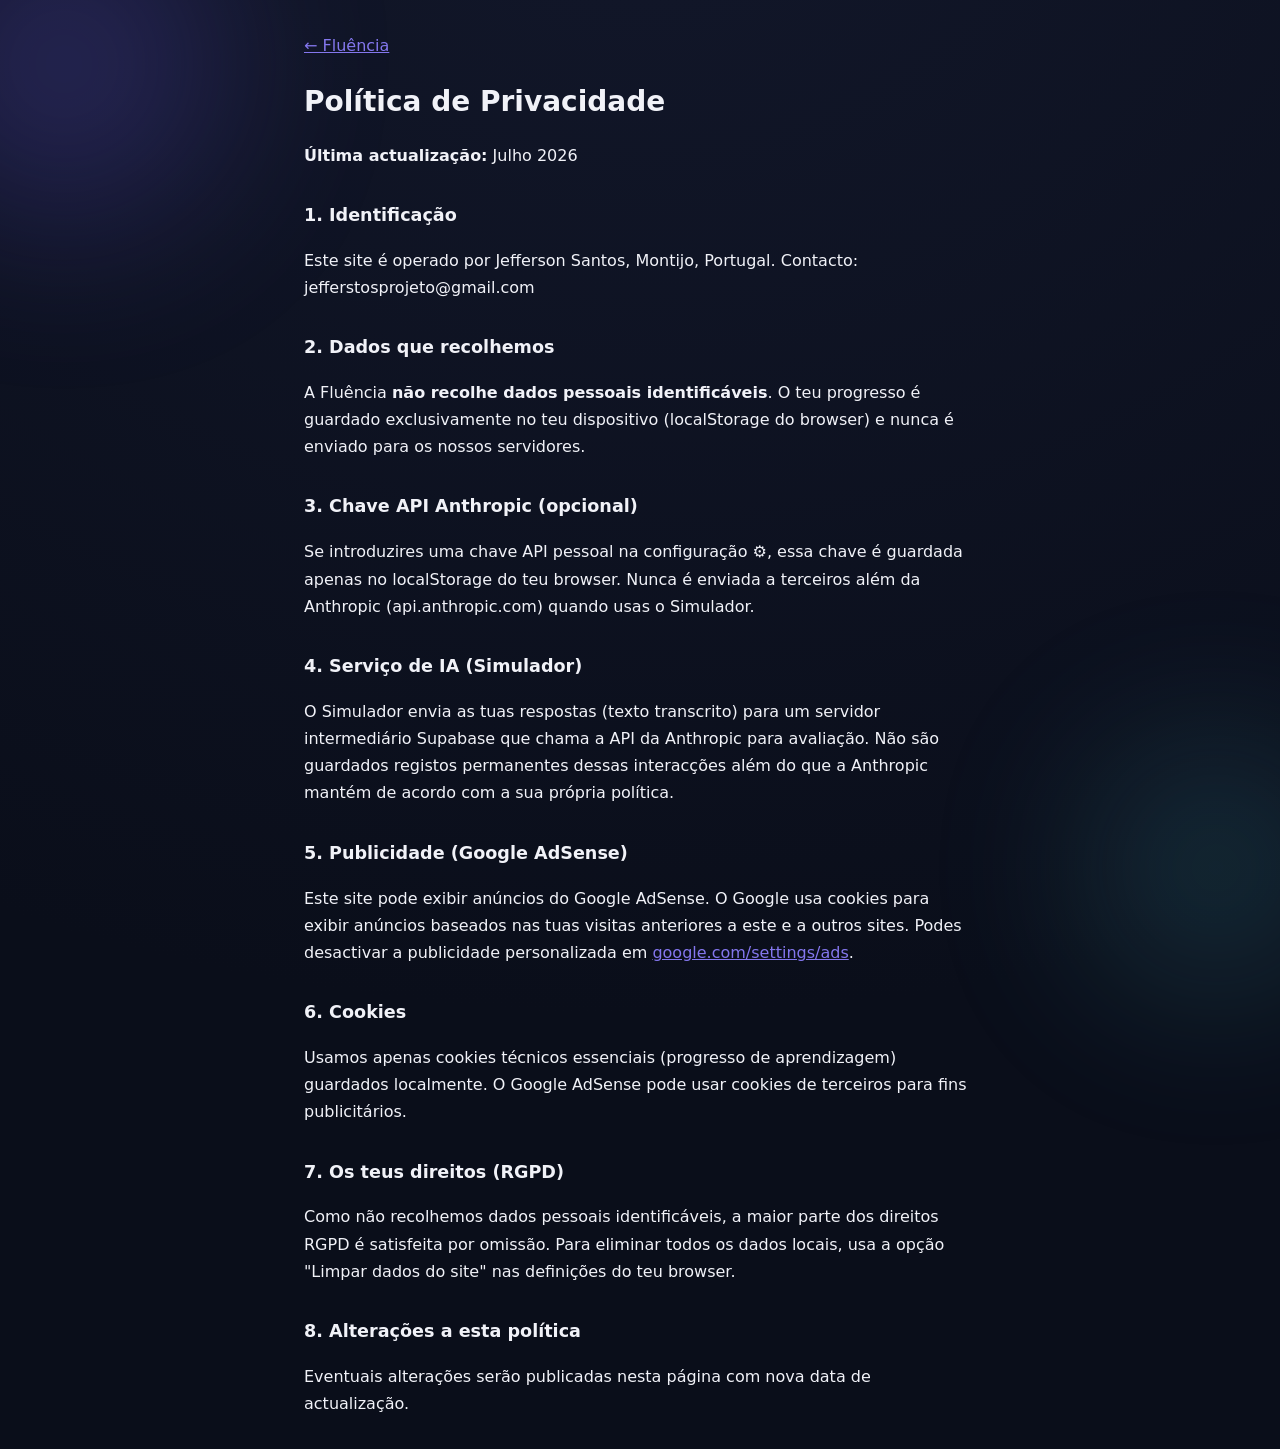
<file: privacy.html>
<!doctype html>
<html lang="pt-BR">
<head>
  <meta charset="utf-8" />
  <meta name="viewport" content="width=device-width, initial-scale=1" />
  <title>Política de Privacidade — Fluência</title>
  <style>
    body {
      font-family: system-ui, sans-serif; max-width: 42rem; margin: 2rem auto; padding: 0 1.5rem;
      line-height: 1.7; color: #F1F2F8;
      background: radial-gradient(ellipse 120% 80% at 50% -10%, #12172A, #0A0E1A);
    }
    h1 { font-size: 1.75rem; margin-bottom: .5rem; }
    h2 { font-size: 1.1rem; margin-top: 2rem; margin-bottom: .5rem; }
    p, li { margin-bottom: .75rem; }
    a { color: #8477EE; }
    .glass-orb { position: fixed; border-radius: 50%; filter: blur(90px); pointer-events: none; z-index: -1; }
    .glass-orb--1 { width: 20rem; height: 20rem; top: -6rem; left: -6rem; background: #6C5CE7; opacity: .25; }
    .glass-orb--2 { width: 16rem; height: 16rem; bottom: -6rem; right: -4rem; background: #4FC1CE; opacity: .18; }
  </style>
</head>
<body>
  <div class="glass-orb glass-orb--1" aria-hidden="true"></div>
  <div class="glass-orb glass-orb--2" aria-hidden="true"></div>

  <a href="index.html">← Fluência</a>
  <h1>Política de Privacidade</h1>
  <p><strong>Última actualização:</strong> Julho 2026</p>

  <h2>1. Identificação</h2>
  <p>Este site é operado por Jefferson Santos, Montijo, Portugal. Contacto: jefferstosprojeto@gmail.com</p>

  <h2>2. Dados que recolhemos</h2>
  <p>A Fluência <strong>não recolhe dados pessoais identificáveis</strong>. O teu progresso é guardado exclusivamente no teu dispositivo (localStorage do browser) e nunca é enviado para os nossos servidores.</p>

  <h2>3. Chave API Anthropic (opcional)</h2>
  <p>Se introduzires uma chave API pessoal na configuração ⚙, essa chave é guardada apenas no localStorage do teu browser. Nunca é enviada a terceiros além da Anthropic (api.anthropic.com) quando usas o Simulador.</p>

  <h2>4. Serviço de IA (Simulador)</h2>
  <p>O Simulador envia as tuas respostas (texto transcrito) para um servidor intermediário Supabase que chama a API da Anthropic para avaliação. Não são guardados registos permanentes dessas interacções além do que a Anthropic mantém de acordo com a sua própria política.</p>

  <h2>5. Publicidade (Google AdSense)</h2>
  <p>Este site pode exibir anúncios do Google AdSense. O Google usa cookies para exibir anúncios baseados nas tuas visitas anteriores a este e a outros sites. Podes desactivar a publicidade personalizada em <a href="https://www.google.com/settings/ads" target="_blank" rel="noopener">google.com/settings/ads</a>.</p>

  <h2>6. Cookies</h2>
  <p>Usamos apenas cookies técnicos essenciais (progresso de aprendizagem) guardados localmente. O Google AdSense pode usar cookies de terceiros para fins publicitários.</p>

  <h2>7. Os teus direitos (RGPD)</h2>
  <p>Como não recolhemos dados pessoais identificáveis, a maior parte dos direitos RGPD é satisfeita por omissão. Para eliminar todos os dados locais, usa a opção "Limpar dados do site" nas definições do teu browser.</p>

  <h2>8. Alterações a esta política</h2>
  <p>Eventuais alterações serão publicadas nesta página com nova data de actualização.</p>
</body>
</html>
</file>
<file: styles.css>
/* =========================================================================
   Fluência · styles.css
   Tema Glassmorphism dark-only: índigo-violeta (#6C5CE7) + âmbar (#F4B430)
   sobre fundo profundo com orbs de gradiente desfocados.
   Tokens -> CSS custom properties.
   ========================================================================= */

:root {
  /* Cor — glass dark (única) */
  --bg-1: #0A0E1A;
  --bg-2: #12172A;
  --surface: rgba(24, 30, 50, .55);
  --surface-2: rgba(24, 30, 50, .35);
  --text: #F1F2F8;
  --text-muted: #A7ADC4;
  --border: rgba(255, 255, 255, .14);
  --brand: #6C5CE7;
  --brand-hover: #8477EE;
  --brand-soft: rgba(108, 92, 231, .16);
  --marker: #F4B430;
  --marker-soft: rgba(244, 180, 48, .16);
  --success: #4ADE80;
  --success-bg: rgba(74, 222, 128, .14);
  --error: #FF6B6B;
  --error-bg: rgba(255, 107, 107, .14);
  --focus: #8477EE;
  --blur: blur(20px) saturate(1.3);

  /* Cores de acento por módulo — glow sobre vidro escuro */
  --accent-saudacoes:   #F4B430; --accent-saudacoes-soft:   rgba(244,180,48,.16);
  --accent-direcoes:    #4FC1CE; --accent-direcoes-soft:    rgba(79,193,206,.16);
  --accent-restaurante: #E8794B; --accent-restaurante-soft: rgba(232,121,75,.16);
  --accent-hotel:       #A79BD9; --accent-hotel-soft:       rgba(167,155,217,.16);
  --accent-compras:     #E85D8A; --accent-compras-soft:     rgba(232,93,138,.16);
  --accent-emergencias: #FF6B5E; --accent-emergencias-soft: rgba(255,107,94,.16);
  --accent: var(--brand-hover); --accent-soft: var(--brand-soft);

  /* Tipografia */
  --font-display: "Bricolage Grotesque", "Space Grotesk", system-ui, sans-serif;
  --font-body: "Inter", system-ui, -apple-system, "Segoe UI", Roboto, sans-serif;
  --font-mono: "Space Mono", "JetBrains Mono", ui-monospace, monospace;
  --fs-xs: .75rem; --fs-sm: .875rem; --fs-base: 1rem; --fs-md: 1.125rem;
  --fs-lg: 1.375rem; --fs-xl: 1.75rem; --fs-2xl: 2.25rem;
  --lh-tight: 1.15; --lh-normal: 1.5; --lh-loose: 1.7;

  /* Espaçamento (base 4) */
  --s1: .25rem; --s2: .5rem; --s3: .75rem; --s4: 1rem; --s5: 1.25rem;
  --s6: 1.5rem; --s8: 2rem; --s10: 2.5rem; --s12: 3rem; --s16: 4rem;

  /* Raio, sombra, z, movimento */
  --r-sm: 6px; --r-md: 10px; --r-lg: 16px; --r-pill: 999px;
  --sh-sm: 0 1px 4px rgba(0,0,0,.35);
  --sh-md: 0 8px 24px rgba(0,0,0,.45);
  --sh-lg: 0 16px 48px rgba(0,0,0,.55);
  --z-sticky: 200; --z-toast: 900; --z-modal: 1000;
  --t-fast: 120ms; --t-base: 220ms; --ease: cubic-bezier(.22,1,.36,1);

  --wrap: 46rem;
}

[data-modulo="saudacoes"]   { --accent: var(--accent-saudacoes);   --accent-soft: var(--accent-saudacoes-soft); }
[data-modulo="direcoes"]    { --accent: var(--accent-direcoes);    --accent-soft: var(--accent-direcoes-soft); }
[data-modulo="restaurante"] { --accent: var(--accent-restaurante); --accent-soft: var(--accent-restaurante-soft); }
[data-modulo="hotel"]       { --accent: var(--accent-hotel);       --accent-soft: var(--accent-hotel-soft); }
[data-modulo="compras"]     { --accent: var(--accent-compras);     --accent-soft: var(--accent-compras-soft); }
[data-modulo="emergencias"] { --accent: var(--accent-emergencias); --accent-soft: var(--accent-emergencias-soft); }

/* ---------- glass orbs (decorativos, aria-hidden no HTML) ---------- */
.glass-orb {
  position: fixed; border-radius: 50%; filter: blur(90px);
  pointer-events: none; z-index: -1;
}
.glass-orb--1 { width: 26rem; height: 26rem; top: -8rem; left: -6rem; background: var(--brand); opacity: .30; }
.glass-orb--2 { width: 22rem; height: 22rem; bottom: -6rem; right: -4rem; background: var(--accent-direcoes); opacity: .22; }
.glass-orb--3 { width: 18rem; height: 18rem; top: 40%; right: 15%; background: var(--marker); opacity: .16; }

/* ---------- base ---------- */
*, *::before, *::after { box-sizing: border-box; }
html { -webkit-text-size-adjust: 100%; }
body {
  margin: 0;
  background: radial-gradient(ellipse 120% 80% at 50% -10%, var(--bg-2), var(--bg-1));
  color: var(--text);
  font-family: var(--font-body);
  font-size: var(--fs-base);
  line-height: var(--lh-normal);
  -webkit-font-smoothing: antialiased;
  min-height: 100vh;
}
h1, h2, h3 { font-family: var(--font-display); line-height: var(--lh-tight); margin: 0; }
a { color: var(--brand-hover); }
:focus-visible {
  outline: 3px solid var(--focus);
  outline-offset: 2px;
  border-radius: var(--r-sm);
}
.sr-only {
  position: absolute; width: 1px; height: 1px; padding: 0; margin: -1px;
  overflow: hidden; clip: rect(0 0 0 0); white-space: nowrap; border: 0;
}
.skip-link {
  position: absolute; left: var(--s3); top: -3rem; z-index: var(--z-modal);
  background: var(--brand); color: #fff; padding: var(--s2) var(--s4);
  border-radius: var(--r-md); text-decoration: none; transition: top var(--t-fast);
}
.skip-link:focus { top: var(--s3); }

/* ---------- siteheader + topbar ---------- */
.siteheader {
  position: sticky; top: 0; z-index: var(--z-sticky);
}
.topbar {
  background: var(--surface);
  backdrop-filter: var(--blur);
  border-bottom: 1px solid var(--border);
}
/* Linha de destaque no topo, em gradiente de marca */
.topbar::before {
  content: '';
  display: block;
  height: 3px;
  background: linear-gradient(90deg, var(--brand), var(--marker));
  opacity: .8;
}
.topbar__inner {
  max-width: var(--wrap); margin: 0 auto;
  display: flex; align-items: center; justify-content: space-between; gap: var(--s4);
  padding: var(--s3) var(--s4);
}
.brand { display: flex; align-items: center; gap: var(--s3); text-decoration: none; color: var(--text); }
.brand__mark {
  font-family: var(--font-display); font-weight: 700; font-size: var(--fs-sm);
  color: #fff; background: var(--brand);
  padding: var(--s2) var(--s3); border-radius: var(--r-md); letter-spacing: .02em;
  box-shadow: 0 2px 10px rgba(108,92,231,.45);
}
.brand__text b { display: block; font-family: var(--font-display); font-size: var(--fs-base); }
.brand__text small { color: var(--text-muted); font-size: var(--fs-xs); }
.topbar__tools { display: flex; align-items: center; gap: var(--s2); }

.select {
  font: inherit; color: var(--text); background: var(--surface-2);
  border: 1px solid var(--border); border-radius: var(--r-md);
  padding: var(--s2) var(--s3); max-width: 12rem;
  backdrop-filter: var(--blur);
}
.icon-btn {
  display: grid; place-items: center; width: 2.5rem; height: 2.5rem;
  background: var(--surface-2); border: 1px solid var(--border);
  border-radius: var(--r-md); color: var(--text); cursor: pointer;
  backdrop-filter: var(--blur);
  transition: background var(--t-fast);
}
.icon-btn:hover { background: var(--surface); }
.icon-btn__glyph { font-size: 1.1rem; }

/* ---------- progresso ---------- */
.progress { max-width: var(--wrap); margin: 0 auto; padding: 0 var(--s4) var(--s2); }
.progress__meta { display: flex; justify-content: space-between; font-size: var(--fs-xs); color: var(--text-muted); margin-bottom: var(--s1); }
.progress__track { height: 8px; background: var(--surface-2); border-radius: var(--r-pill); overflow: hidden; border: 1px solid var(--border); }
.progress__fill { height: 100%; width: 0%; background: linear-gradient(90deg, var(--brand), var(--marker)); border-radius: var(--r-pill); transition: width var(--t-base) var(--ease); }

/* ---------- abas ---------- */
.tabs {
  max-width: var(--wrap); margin: 0 auto; display: flex; gap: var(--s1);
  padding: var(--s2) var(--s4) var(--s3); overflow-x: auto;
}
.tab {
  flex: 1 0 auto; text-align: center; text-decoration: none; white-space: nowrap;
  color: var(--text-muted); font-weight: 500; font-size: var(--fs-sm);
  padding: var(--s2) var(--s4); border-radius: var(--r-pill);
  border: 1px solid transparent; transition: background var(--t-fast), color var(--t-fast);
}
.tab:hover { background: var(--surface-2); color: var(--text); }
.tab[aria-selected="true"] { background: var(--brand); color: #fff; box-shadow: 0 2px 10px rgba(108,92,231,.35); }

/* ---------- página ---------- */
.page { max-width: var(--wrap); margin: 0 auto; padding: var(--s6) var(--s4) var(--s16); }
.view:focus { outline: none; }
.view-head {
  margin-bottom: var(--s6);
  padding: var(--s5) var(--s5) var(--s5) var(--s6);
  border-left: 4px solid var(--accent);
  background: var(--accent-soft);
  border-radius: 0 var(--r-lg) var(--r-lg) 0;
  backdrop-filter: var(--blur);
  transition: border-color var(--t-base) var(--ease), background var(--t-base) var(--ease);
}
.eyebrow {
  font-size: var(--fs-xs); letter-spacing: .08em; text-transform: uppercase;
  color: var(--accent); font-weight: 700;
  transition: color var(--t-base) var(--ease);
}
.view-head h1 { font-size: var(--fs-2xl); margin-top: var(--s1); }
.view-head p { color: var(--text-muted); margin: var(--s2) 0 0; }

/* ---------- section headers in views ---------- */
.sec-title {
  font-family: var(--font-display); font-size: var(--fs-lg);
  margin-bottom: var(--s3); display: flex; align-items: center; gap: var(--s2);
}
.sec-title::before {
  content: ''; display: inline-block; width: 4px; height: 1.1em;
  background: var(--accent); border-radius: var(--r-pill);
  transition: background var(--t-base) var(--ease);
}

/* ---------- frase-clave (elemento-assinatura) ---------- */
.frase {
  background: var(--surface); border: 1px solid var(--border);
  border-left: 4px solid var(--accent);
  border-radius: var(--r-lg); padding: var(--s5);
  backdrop-filter: var(--blur);
  box-shadow: var(--sh-sm), inset 0 1px 0 rgba(255,255,255,.08);
  margin-bottom: var(--s4);
  transition: border-color var(--t-base) var(--ease);
}
.frase__es { display: flex; align-items: flex-start; justify-content: space-between; gap: var(--s3); }
.frase__mark {
  font-family: var(--font-display); font-weight: 700; font-size: var(--fs-xl);
  color: var(--text); background: transparent; line-height: 1.25;
  background-image: linear-gradient(transparent 62%, var(--marker-soft) 62%);
  padding: 0 .1em;
}
.frase__pron { font-family: var(--font-mono); font-size: var(--fs-sm); color: var(--accent); margin: var(--s3) 0 0; transition: color var(--t-base) var(--ease); }
.frase__pt { font-size: var(--fs-md); margin: var(--s2) 0 0; }
.frase__var { margin-top: var(--s3); }
.frase__var summary { cursor: pointer; color: var(--text-muted); font-size: var(--fs-sm); }
.frase__var ul { margin: var(--s2) 0 0; padding-left: var(--s5); color: var(--text); }
.frase__var li { margin: var(--s1) 0; }

.speak {
  flex: 0 0 auto; background: var(--accent-soft); color: var(--accent);
  border: none; border-radius: var(--r-md); width: 2.25rem; height: 2.25rem;
  cursor: pointer; font-size: 1rem;
  transition: background var(--t-fast), color var(--t-fast);
}
.speak:hover { background: color-mix(in srgb, var(--accent-soft) 60%, var(--accent) 15%); }

/* ---------- listas de palavras ---------- */
.chips { display: flex; flex-wrap: wrap; gap: var(--s2); margin: var(--s3) 0 0; padding: 0; list-style: none; }
.chip {
  background: var(--surface-2); border: 1px solid var(--border);
  border-radius: var(--r-pill); padding: var(--s1) var(--s3); font-size: var(--fs-sm);
  backdrop-filter: var(--blur);
}

/* ---------- acordeão ---------- */
.acc { border: 1px solid var(--border); border-radius: var(--r-lg); background: var(--surface); backdrop-filter: var(--blur); overflow: hidden; margin-bottom: var(--s3); }
.acc > summary {
  cursor: pointer; padding: var(--s4) var(--s5); font-weight: 600; font-family: var(--font-display);
  list-style: none; display: flex; justify-content: space-between; align-items: center;
}
.acc > summary::-webkit-details-marker { display: none; }
.acc > summary::after { content: "+"; color: var(--accent); font-size: 1.3rem; transition: color var(--t-base) var(--ease); }
.acc[open] > summary::after { content: "–"; }
.acc__body { padding: 0 var(--s5) var(--s5); }
.acc__body code { font-family: var(--font-mono); background: var(--surface-2); padding: .1em .35em; border-radius: var(--r-sm); }

/* Acordeão de vocabulário no simulador */
.acc--vocab { border-color: var(--accent); border-left-width: 3px; }
.acc--vocab > summary { color: var(--accent); }
.vocab-list { margin: 0; padding-left: var(--s5); }
.vocab-list li { margin: var(--s2) 0; }
.vocab-es { font-family: var(--font-display); font-weight: 600; color: var(--accent); }
.vocab-pt { color: var(--text-muted); font-size: var(--fs-sm); }

/* ---------- botões ---------- */
.btn {
  font: inherit; font-weight: 600; cursor: pointer;
  background: var(--brand); color: #fff; border: 1px solid var(--brand);
  border-radius: var(--r-md); padding: var(--s3) var(--s5);
  transition: background var(--t-fast), transform var(--t-fast), box-shadow var(--t-fast);
}
.btn:hover { background: var(--brand-hover); border-color: var(--brand-hover); box-shadow: var(--sh-sm); }
.btn:active { transform: translateY(1px); }
.btn--ghost { background: transparent; color: var(--brand-hover); }
.btn--ghost:hover { background: var(--brand-soft); }
.btn:disabled, .btn[aria-disabled="true"] { opacity: .5; cursor: not-allowed; }
.btn-row { display: flex; flex-wrap: wrap; gap: var(--s3); margin-top: var(--s4); }

/* ---------- campos ---------- */
.input {
  font: inherit; color: var(--text); background: var(--surface-2);
  border: 1px solid var(--border); border-radius: var(--r-md);
  padding: var(--s3) var(--s4); width: 100%;
}
.input:focus-visible { border-color: var(--brand); }
.input.is-error { border-color: var(--error); background: var(--error-bg); }

/* ---------- flashcard ---------- */
.flash {
  perspective: 1200px; margin: 0 auto var(--s5); max-width: 34rem;
}
.flash__card {
  position: relative; width: 100%; min-height: 12rem; cursor: pointer;
  transform-style: preserve-3d; transition: transform var(--t-base) var(--ease);
}
.flash__card.is-flipped { transform: rotateY(180deg); }
.flash__face {
  position: absolute; inset: 0; backface-visibility: hidden;
  display: grid; place-items: center; text-align: center; padding: var(--s6);
  background: var(--surface); border: 1px solid var(--border);
  border-radius: var(--r-lg); backdrop-filter: var(--blur);
  box-shadow: var(--sh-md), inset 0 1px 0 rgba(255,255,255,.08);
}
.flash__face small { display: block; font-size: var(--fs-xs); text-transform: uppercase; letter-spacing: .08em; color: var(--text-muted); margin-bottom: var(--s2); }
.flash__face p { font-family: var(--font-display); font-size: var(--fs-xl); margin: 0; }

/* Verso do flashcard: destaque âmbar */
.flash__back {
  transform: rotateY(180deg);
  background: linear-gradient(135deg, var(--marker-soft) 0%, var(--surface) 60%);
  border-color: var(--marker);
}
.flash__back p { color: var(--accent); }
.flash__hint { text-align: center; color: var(--text-muted); font-size: var(--fs-xs); margin-top: var(--s2); }
.flash__nav { display: flex; justify-content: center; gap: var(--s3); margin-top: var(--s2); }

/* ---------- feedback (ditado / lacunas) ---------- */
.feedback { margin-top: var(--s3); padding: var(--s3) var(--s4); border-radius: var(--r-md); font-size: var(--fs-sm); }
.feedback.is-correct { background: var(--success-bg); color: var(--success); border-left: 3px solid var(--success); }
.feedback.is-error { background: var(--error-bg); color: var(--error); border-left: 3px solid var(--error); }
.feedback b { font-weight: 700; }

/* ---------- role-play ---------- */
.chat { display: flex; flex-direction: column; gap: var(--s3); margin: var(--s4) 0; }
.msg { max-width: 85%; padding: var(--s3) var(--s4); border-radius: var(--r-lg); line-height: var(--lh-loose); }
.msg--sys { align-self: flex-start; background: var(--surface-2); border: 1px solid var(--border); backdrop-filter: var(--blur); }
.msg--user { align-self: flex-end; background: var(--brand-soft); color: var(--text); border: 1px solid color-mix(in srgb, var(--brand) 30%, transparent); }
.msg--eval { align-self: stretch; background: var(--surface); border: 1px dashed var(--accent); font-size: var(--fs-sm); border-radius: var(--r-md); backdrop-filter: var(--blur); }
.msg--eval .rewrite { font-family: var(--font-display); font-weight: 600; margin-top: var(--s2); color: var(--accent); }
.msg--eval .tip { color: var(--text-muted); font-family: var(--font-mono); font-size: var(--fs-xs); margin-top: var(--s1); }
.msg--fim { align-self: center; background: linear-gradient(135deg, var(--brand-soft), var(--marker-soft)); border: 2px solid var(--marker); text-align: center; font-family: var(--font-display); font-weight: 700; font-size: var(--fs-lg); max-width: 100%; }

/* ---------- estados globais ---------- */
.is-loading { position: relative; color: transparent !important; pointer-events: none; }
.is-loading::after {
  content: ""; position: absolute; inset: 0; margin: auto;
  width: 1.2rem; height: 1.2rem; border-radius: 50%;
  border: 2px solid var(--border); border-top-color: var(--brand);
  animation: spin .7s linear infinite;
}
@keyframes spin { to { transform: rotate(360deg); } }

/* ---------- toaster de revisão ---------- */
.toaster {
  position: fixed; left: 50%; bottom: var(--s6); transform: translateX(-50%);
  z-index: var(--z-toast); max-width: min(28rem, 92vw);
  background: var(--surface); color: var(--text);
  border: 1px solid var(--border); border-left: 4px solid var(--marker);
  border-radius: var(--r-lg); backdrop-filter: var(--blur);
  box-shadow: var(--sh-lg); padding: var(--s4) var(--s5);
}
.toaster h3 { font-size: var(--fs-base); margin-bottom: var(--s1); }
.toaster ul { margin: var(--s2) 0 0; padding-left: var(--s5); font-size: var(--fs-sm); color: var(--text-muted); }
.toaster__actions { display: flex; gap: var(--s2); margin-top: var(--s3); }

/* ---------- ecrã de boas-vindas ---------- */
.welcome {
  min-height: calc(100vh - 12rem);
  display: flex; flex-direction: column; align-items: center;
  padding: var(--s10) var(--s4);
}
.welcome__flag {
  width: 100%; max-width: 22rem; height: 12rem;
  background: linear-gradient(135deg, var(--brand) 0%, var(--marker) 100%);
  border-radius: var(--r-lg); box-shadow: var(--sh-lg);
  margin-bottom: var(--s8);
  position: relative; overflow: hidden;
}
.welcome__flag::after {
  content: '🇪🇸';
  position: absolute; inset: 0; display: flex; align-items: center; justify-content: center;
  font-size: 4rem;
}
.welcome__body { max-width: 28rem; text-align: center; }
.welcome__title {
  font-family: var(--font-display); font-size: clamp(2rem, 6vw, 3rem);
  font-weight: 700; line-height: var(--lh-tight);
  background: linear-gradient(135deg, var(--brand), var(--marker));
  -webkit-background-clip: text; -webkit-text-fill-color: transparent;
  background-clip: text;
  margin: var(--s2) 0 var(--s4);
}
.welcome__sub { color: var(--text-muted); font-size: var(--fs-md); margin-bottom: var(--s6); line-height: var(--lh-loose); }
.welcome__modules {
  display: grid; grid-template-columns: 1fr 1fr; gap: var(--s2);
  list-style: none; padding: 0; margin: 0 0 var(--s8);
  text-align: left;
}
.welcome__modules li {
  background: var(--surface); border: 1px solid var(--border);
  border-radius: var(--r-md); padding: var(--s2) var(--s3);
  font-size: var(--fs-sm); font-weight: 500;
  backdrop-filter: var(--blur);
}
.welcome__cta {
  width: 100%; max-width: 18rem; font-size: var(--fs-md);
  padding: var(--s4) var(--s6); border-radius: var(--r-pill);
  box-shadow: var(--sh-md); letter-spacing: .01em;
}

/* ---------- indicador de conclusão no seletor ---------- */
.mod-badge {
  display: inline-flex; align-items: center; gap: var(--s1);
  font-size: var(--fs-xs); font-weight: 600;
  color: var(--success); background: var(--success-bg);
  border-radius: var(--r-pill); padding: 0 var(--s2);
  margin-left: var(--s2);
}

/* ---------- rodapé ---------- */
.footer { max-width: var(--wrap); margin: 0 auto; padding: var(--s8) var(--s4); color: var(--text-muted); font-size: var(--fs-sm); border-top: 1px solid var(--border); }

/* ---------- responsivo ---------- */
@media (max-width: 34rem) {
  .brand__text small { display: none; }
  .view-head h1 { font-size: var(--fs-xl); }
  .msg { max-width: 92%; }
  .welcome__modules { grid-template-columns: 1fr; }
}

/* ===== MOBILE — bottom nav, touch targets, safe areas ===== */

/* Input font 16px evita zoom automático no iOS */
@media (pointer: coarse) {
  .input { font-size: 16px; padding: var(--s4); }
  .btn, .icon-btn, .speak, .mic-btn { min-height: 44px; }
}

/* Bottom nav no mobile */
@media (max-width: 48rem) {
  /* siteheader vira static → tabs (fixed) não herdam stacking context */
  .siteheader { position: static; }
  /* topbar fica sticky por conta própria */
  .topbar { position: sticky; top: 0; z-index: var(--z-sticky); }

  .tabs {
    position: fixed; bottom: 0; left: 0; right: 0; z-index: var(--z-sticky);
    padding: var(--s2) var(--s3) calc(var(--s2) + env(safe-area-inset-bottom, 0px));
    background: var(--surface);
    backdrop-filter: var(--blur);
    border-top: 1px solid var(--border);
    display: grid; grid-auto-columns: 1fr; grid-auto-flow: column; gap: 0;
    overflow: visible;
  }
  .tab {
    flex: 1; display: flex; flex-direction: column; align-items: center;
    gap: 2px; font-size: .65rem; padding: var(--s2) var(--s1);
    border-radius: var(--r-md); border: none; white-space: nowrap;
  }
  .tab::before { content: attr(data-icon); font-size: 1.3rem; line-height: 1; display: block; }
  .tab[aria-selected="true"] { box-shadow: none; }
  .page { padding-bottom: calc(5.5rem + env(safe-area-inset-bottom, 0px)); }
  .welcome { padding-top: var(--s6); }
  .welcome__flag { height: 8rem; margin-bottom: var(--s5); }
}

/* ===== MIC BUTTON ===== */
.mic-btn {
  display: inline-flex; align-items: center; justify-content: center; gap: var(--s2);
  font: inherit; font-weight: 600; cursor: pointer;
  background: var(--surface-2); color: var(--text);
  border: 2px solid var(--border); border-radius: var(--r-md);
  padding: var(--s3) var(--s4); backdrop-filter: var(--blur);
  transition: border-color var(--t-fast), color var(--t-fast);
}
.mic-btn:hover { border-color: var(--brand); color: var(--brand-hover); }
.mic-btn.is-recording {
  background: var(--error-bg); color: var(--error); border-color: var(--error);
  animation: pulse-rec 1.2s ease-in-out infinite;
}
@keyframes pulse-rec {
  0%, 100% { box-shadow: 0 0 0 0 color-mix(in srgb, var(--error) 40%, transparent); }
  50%       { box-shadow: 0 0 0 10px color-mix(in srgb, var(--error) 0%, transparent); }
}
.mic-dot {
  width: 10px; height: 10px; border-radius: 50%;
  background: currentColor; flex-shrink: 0;
}
.mic-btn.is-recording .mic-dot { animation: blink .8s step-end infinite; }
@keyframes blink { 0%,100%{opacity:1} 50%{opacity:0} }

/* ===== FLUÊNCIA VIEW ===== */
.flu-frase {
  background: var(--surface); border: 1px solid var(--border);
  border-left: 4px solid var(--accent); border-radius: var(--r-lg);
  padding: var(--s5); margin-bottom: var(--s4);
  backdrop-filter: var(--blur);
  transition: border-color var(--t-base) var(--ease);
}
.flu-frase__es {
  font-family: var(--font-display); font-weight: 700; font-size: var(--fs-xl);
  background-image: linear-gradient(transparent 62%, var(--marker-soft) 62%);
  padding: 0 .1em; line-height: 1.35; display: inline;
}
.flu-frase__pt { color: var(--text-muted); margin-top: var(--s3); font-size: var(--fs-md); }
.flu-frase__pron { font-family: var(--font-mono); font-size: var(--fs-xs); color: var(--accent); margin-top: var(--s2); }

.flu-result {
  margin-top: var(--s4); padding: var(--s5); border-radius: var(--r-lg);
  background: var(--surface); border: 1px solid var(--border); backdrop-filter: var(--blur);
  box-shadow: var(--sh-sm);
}
.flu-score {
  font-family: var(--font-display); font-size: var(--fs-2xl); font-weight: 700;
  color: var(--accent); margin-bottom: var(--s3);
}
.flu-words { display: flex; flex-wrap: wrap; gap: var(--s2); margin: var(--s2) 0; }
.flu-word {
  padding: var(--s1) var(--s3); border-radius: var(--r-pill);
  font-size: var(--fs-sm); font-weight: 600; font-family: var(--font-display);
}
.flu-word--ok  { background: var(--success-bg); color: var(--success); }
.flu-word--err { background: var(--error-bg); color: var(--error); text-decoration: line-through; }
.flu-transcrito {
  font-family: var(--font-mono); font-size: var(--fs-xs); color: var(--text-muted);
  margin-top: var(--s3); padding-top: var(--s3); border-top: 1px solid var(--border);
}
.flu-dica { margin-top: var(--s3); font-size: var(--fs-sm); color: var(--text-muted); }
.flu-nav {
  display: flex; align-items: center; justify-content: space-between;
  margin-top: var(--s6); gap: var(--s3);
}
.flu-nav__count { color: var(--text-muted); font-size: var(--fs-sm); }

/* ===== SWIPE HINT no flashcard ===== */
.flash__swipe-hint {
  text-align: center; color: var(--text-muted); font-size: var(--fs-xs);
  margin-top: var(--s1); display: none;
}
@media (pointer: coarse) { .flash__swipe-hint { display: block; } }

/* ===== DIALOG de configuração da API ===================================== */
.config-dlg {
  border: 1px solid var(--border); border-radius: var(--r-lg);
  background: var(--surface); color: var(--text);
  backdrop-filter: var(--blur);
  padding: var(--s8); max-width: 28rem; width: calc(100% - var(--s8));
  box-shadow: var(--sh-lg); z-index: var(--z-modal);
}
.config-dlg::backdrop { background: rgba(5,7,15,.65); backdrop-filter: blur(4px); }
.config-dlg__title {
  font-family: var(--font-display); font-size: var(--fs-lg); font-weight: 700; margin-bottom: var(--s3);
}
.config-dlg__desc {
  font-size: var(--fs-sm); color: var(--text-muted); margin-bottom: var(--s5); line-height: var(--lh-loose);
}
.config-dlg__label { display: block; font-size: var(--fs-sm); font-weight: 600; margin-bottom: var(--s2); }
.config-dlg__form .input { margin-bottom: var(--s4); }
.config-dlg__status {
  font-size: var(--fs-sm); padding: var(--s2) var(--s3); border-radius: var(--r-sm); margin-bottom: var(--s3);
}
.config-dlg__status.is-ok    { background: var(--success-bg); color: var(--success); }
.config-dlg__status.is-error { background: var(--error-bg);   color: var(--error);   }

/* ---------- movimento reduzido ---------- */
@media (prefers-reduced-motion: reduce) {
  *, *::before, *::after { transition-duration: 1ms !important; animation-duration: 1ms !important; }
  .flash__card { transition: none; }
}

/* ===== BACK LINK ===== */
.home-back {
  display: flex; align-items: center; justify-content: center;
  width: 2.25rem; height: 2.25rem; border-radius: var(--r-sm);
  color: var(--text-muted); text-decoration: none; font-size: var(--fs-lg);
  transition: color var(--t-fast) var(--ease), background var(--t-fast) var(--ease);
  flex-shrink: 0;
}
.home-back:hover { color: var(--text); background: var(--surface-2); }

/* ===== VARIAÇÕES COM ÁUDIO ===== */
.var-row { display: flex; align-items: center; justify-content: space-between; gap: .5rem; }
.var-row span { flex: 1; }
.btn-var-speak {
  background: none; border: none; cursor: pointer; font-size: var(--fs-base);
  padding: .2rem .4rem; border-radius: var(--r-sm); color: var(--text-muted);
  transition: color var(--t-fast) var(--ease), background var(--t-fast) var(--ease);
  flex-shrink: 0;
}
.btn-var-speak:hover { color: var(--brand-hover); background: var(--surface-2); }
</file>
